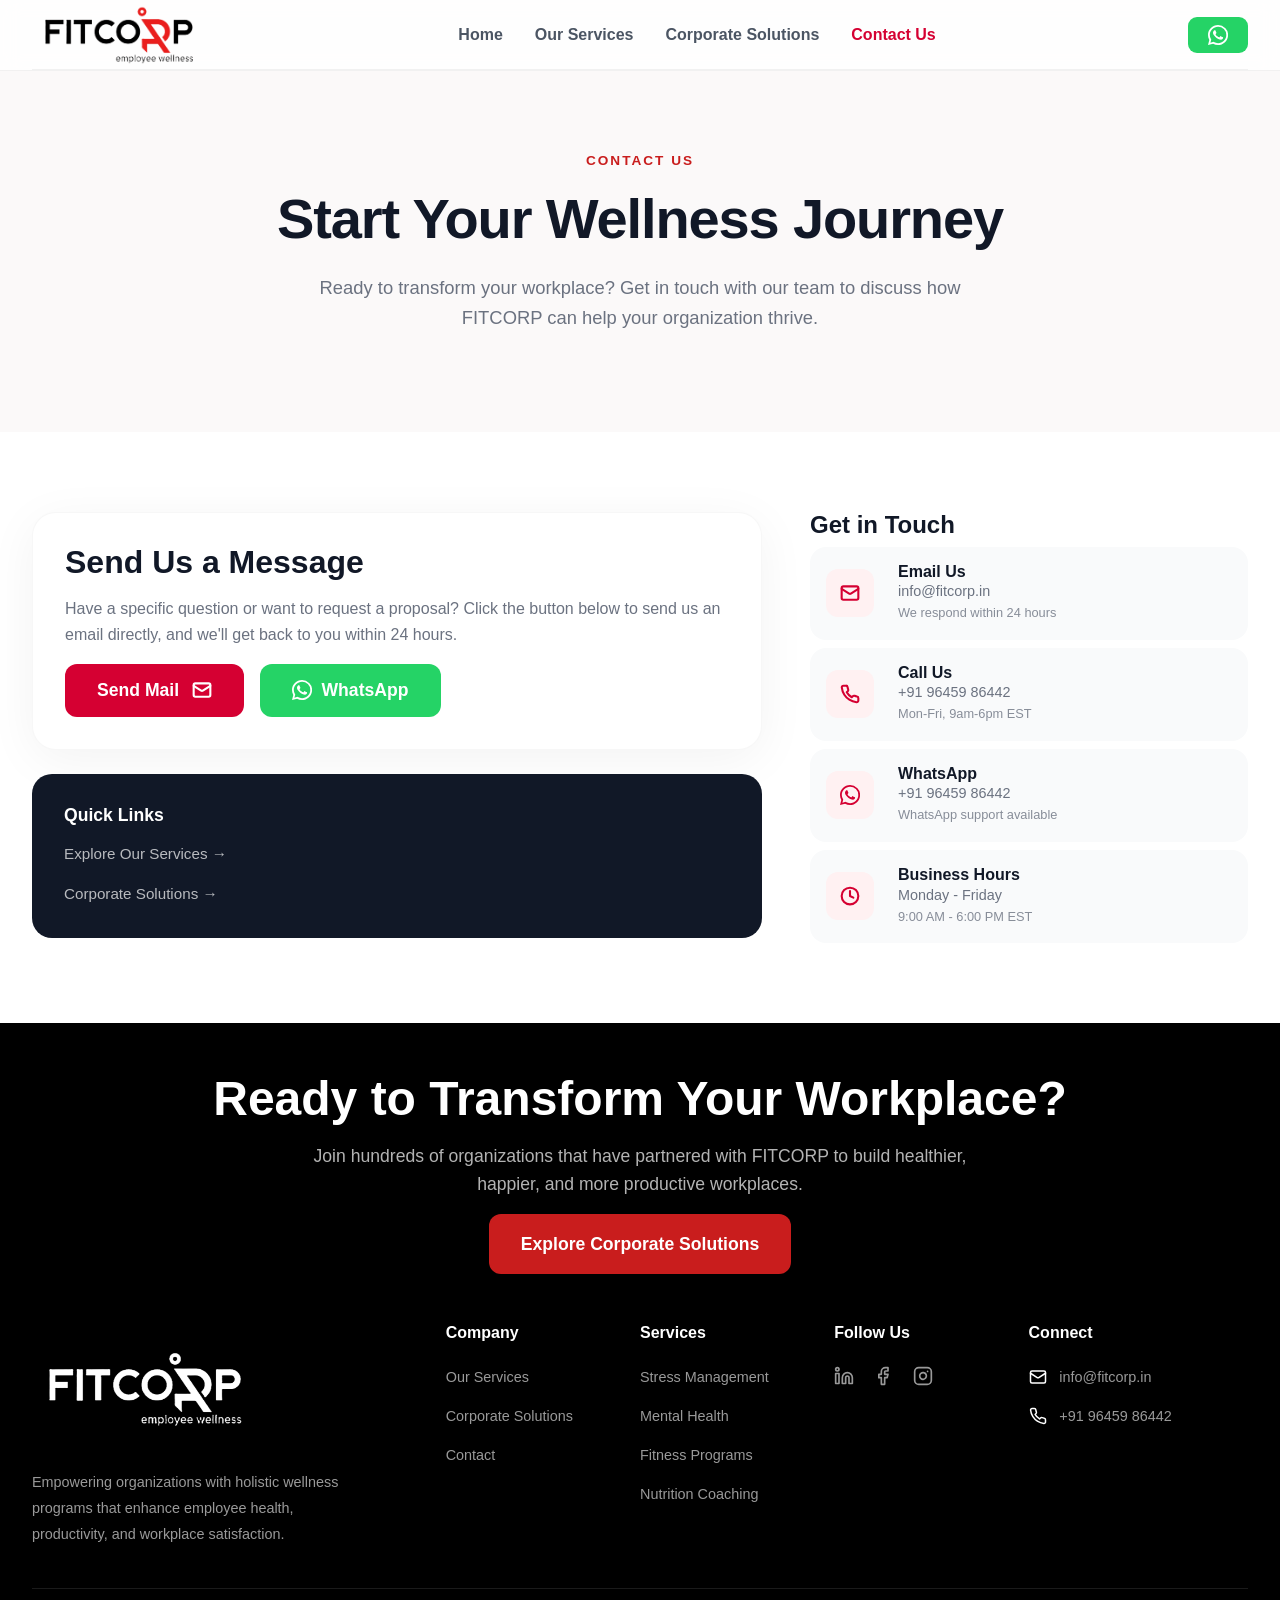
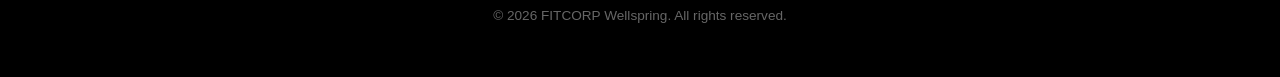
<file: contact.html>
<!DOCTYPE html>
<html lang="en">
<head>
    <meta charset="UTF-8">
    <meta name="viewport" content="width=device-width, initial-scale=1.0">
    <title>Contact Us | FITCORP Wellspring</title>
    <meta name="description" content="Get in touch with FITCORP to discuss your organization's wellness needs.">
    <link rel="preconnect" href="https://rsms.me/">
    <link rel="stylesheet" href="https://rsms.me/inter/inter.css">
    <link rel="stylesheet" href="index.css">
    <style>
        /* Specific styles for Contact page */
        .contact-hero {
  padding: 150px 0px  100px;
            background: #faf8f8d1;
            text-align: center;
            display: flex;
            align-items: center;
            justify-content: center;
            position: relative;
            overflow: hidden;
        }

        .contact-hero .container {
            position: relative;
            z-index: 1;
        }

       

        .contact-hero p {
            max-width: 650px;
            margin: 0 auto;
            font-size: 1.15rem;
            color: #6b7280;
            line-height: 1.6;
            font-weight: 400;
        }

        .contact-section {
            padding: 80px 0;
            background: #ffffff;
        }

        .contact-grid {
            display: grid;
            grid-template-columns: 1.25fr 0.75fr;
            gap: 3rem;
            align-items: flex-start;
        }

        .contact-left {
            display: flex;
            flex-direction: column;
            gap: 1.5rem;
        }

        .message-card {
            background: #ffffff;
            padding: 2rem;
            border-radius: 24px;
            box-shadow: 0 10px 50px rgba(0, 0, 0, 0.05);
            border: 1px solid rgba(0, 0, 0, 0.03);
            text-align: left;
        }

        .message-card h2 {
            font-size: 2rem;
            font-weight: 700;
            margin-bottom: 1rem;
            color: #111827;
        }

        .message-card p {
            color: #6b7280;
            margin-bottom: 1rem;
            font-weight: 400;
        }

        .email-cta-box {
            display: flex;
            flex-direction: column;
            gap: 1.5rem;
        }

        .btn-send-email {
            background: #d50032;
            color: #ffffff;
            padding: 0.8rem 2rem;
            border-radius: 12px;
            font-weight: 600;
            font-size: 1.1rem;
            display: inline-flex;
            align-items: center;
            justify-content: center;
            gap: 0.8rem;
            transition: all 0.3s ease;
            width: fit-content;
        }

        .btn-send-email:hover {
            background: #ab1818;
            transform: translateY(-2px);
            box-shadow: 0 10px 20px rgba(201, 29, 29, 0.2);
        }

        .contact-info-list {
            display: flex;
            flex-direction: column;
            gap: 0.5rem;
        }

        .info-item {
            display: flex;
            align-items: center;
            gap: 1.5rem;
            padding: 1rem;
            background: #f9fafb;
            border-radius: 16px;
            transition: all 0.3s ease;
        }

        .info-item:hover {
            background: #f3f4f6;
            transform: translateX(5px);
        }

        .info-icon {
            width: 48px;
            height: 48px;
            background: #fff1f2;
            color: #d50032;
            border-radius: 12px;
            display: flex;
            align-items: center;
            justify-content: center;
            flex-shrink: 0;
        }

        .info-content h4 {
            font-size: 1rem;
            font-weight: 700;
            /* margin-bottom: 0.2rem; */
            color: #111827;
        }

        .info-content p {
            font-size: 0.9rem;
            color: #6b7280;
            margin: 0;
        }

        .quick-links-card {
            background: #111827;
            padding: 2rem;
            border-radius: 20px;
            color: #ffffff;
        }

        .quick-links-card h4 {
            font-size: 1.1rem;
            font-weight: 600;
            margin-bottom: 1rem;
            color: #ffffff;
        }

        .q-links {
            display: flex;
            flex-direction: column;
            gap: 1rem;
        }

        .q-links a {
            color: rgba(255, 255, 255, 0.7);
            font-size: 0.95rem;
            display: flex;
            align-items: center;
            gap: 0.5rem;
            transition: all 0.3s ease;
        }

        .q-links a:hover {
            color: #ffffff;
            transform: translateX(5px);
        }

        /* Map Section */
        .map-section {
            padding: 80px 0;
            text-align: center;
            background: #fdfdfd;
        }

        .map-wrapper {
            max-width: 1000px;
            margin: 0 auto;
            position: relative;
        }

        .map-placeholder {
            width: 100%;
            height: 150px;
            display: flex;
            flex-direction: column;
            align-items: center;
            justify-content: center;
            color: #9ca3af;
        }

        .map-placeholder svg {
            color: #9ca3af;
            margin-bottom: 1rem;
        }

        /* Final CTA */
        .final-cta {
            background: #000;
            padding: 50px 0 0 0;
            text-align: center;
            color: #ffffff;
        }

        .final-cta h2 {
            font-size: 3rem;
            font-weight: 800;
            margin-bottom: 1rem;
            color: #ffffff;
        }

        .final-cta p {
            color: rgba(255, 255, 255, 0.7);
            max-width: 700px;
            margin: 0 auto 1rem;
            font-size: 1.1rem;
            font-weight: 300;
        }

        .btn-red-cta {
            background: #C91D1D;
            color: #ffffff;
            padding: 1rem 2rem;
            border-radius: 12px;
            font-weight: 600;
            font-size: 1.1rem;
            display: inline-block;
            transition: all 0.3s ease;
        }

        .btn-red-cta:hover {
            background: #ab1818;
            transform: translateY(-2px);
        }

        @media (max-width: 1024px) {
            .contact-grid {
                grid-template-columns: 1fr;
                gap: 2.5rem;
            }
            .contact-hero h1 { font-size: 3rem; }
        }

        @media (max-width: 768px) {
            .contact-hero h1 { font-size: 2.5rem; }
            .message-card { padding: 1.5rem; }
            .contact-section, .map-section { padding: 60px 0; }
        }

        @media (max-width: 480px) {
            .contact-hero { padding: 100px 0 30px; }
            .contact-hero h1 { font-size: 1.8rem; line-height: 1.2; margin-bottom: 0.75rem; }
            .contact-hero p { font-size: 0.9rem; line-height: 1.4; }
            
            .contact-section { padding: 35px 0; }
            .message-card { padding: 1.25rem; border-radius: 16px; }
            .message-card h2 { font-size: 1.45rem; margin-bottom: 0.5rem; }
            .message-card p { font-size: 0.88rem; margin-bottom: 1rem; }
            
            .btn-send-email { 
                width: 100%; 
                font-size: 0.95rem; 
                padding: 0.75rem 1.5rem; 
                border-radius: 10px;
            }

            .email-cta-box .whatsapp-btn {
                width: 100% !important;
                justify-content: center;
                display: flex;
            }

            .quick-links-card { padding: 1.25rem; border-radius: 16px; margin-top: 1rem; }
            .quick-links-card h4 { font-size: 1rem; margin-bottom: 0.75rem; }
            .q-links a { font-size: 0.88rem; gap: 0.4rem; }

            .contact-info-sidebar h3 { font-size: 1.3rem; margin-bottom: 1.25rem; }
            .info-item { gap: 1rem; padding: 0.85rem; border-radius: 12px; }
            .info-icon { width: 40px; height: 40px; border-radius: 10px; }
            .info-icon svg { width: 18px; height: 18px; }
            .info-content h4 { font-size: 0.95rem; }
            .info-content p { font-size: 0.85rem; }

            .final-cta { padding: 40px 0 0; }
            .final-cta h2 { font-size: 1.5rem; }
            .final-cta p { font-size: 0.85rem; margin-bottom: 1.25rem; }
            .btn-red-cta { 
                width: 100%; 
                padding: 0.75rem 1.5rem; 
                font-size: 0.9rem; 
                border-radius: 8px;
                display: block;
            }
        }

        @media (max-width: 360px) {
            .contact-hero h1 { font-size: 1.6rem; }
            .final-cta h2 { font-size: 1.5rem; }
            .info-item { padding: 0.75rem; }
        }
    </style>
</head>
<body>
    <!-- Header -->
    <header>
        <div class="container">
            <nav>
                <a href="index.html" class="logo">
                    <img src="assets/logo.png" alt="FITCORP Logo">
                </a>
                <ul class="nav-links" id="navLinks">
                    <li><a href="index.html">Home</a></li>
                     
                    <li><a href="services.html">Our Services</a></li>
                    <li><a href="corporate-solutions.html">Corporate Solutions</a></li>
                    <li><a href="contact.html" class="active">Contact Us</a></li>
                    <li class="mobile-only"><a href="https://wa.me/919645986442" class="whatsapp-btn">
                        <svg xmlns="http://www.w3.org/2000/svg" width="20" height="20" viewBox="0 0 24 24" fill="currentColor"><path d="M17.472 14.382c-.297-.149-1.758-.867-2.03-.967-.273-.099-.471-.148-.67.15-.197.297-.767.966-.94 1.164-.173.199-.347.223-.644.075-.297-.15-1.255-.463-2.39-1.475-.883-.788-1.48-1.761-1.653-2.059-.173-.297-.018-.458.13-.606.134-.133.298-.347.446-.52.149-.174.198-.298.298-.497.099-.198.05-.371-.025-.52-.075-.149-.669-1.612-.916-2.207-.242-.579-.487-.5-.669-.51-.173-.008-.371-.01-.57-.01-.198 0-.52.074-.792.372-.272.297-1.04 1.016-1.04 2.479 0 1.462 1.065 2.875 1.213 3.074.149.198 2.096 3.2 5.077 4.487.709.306 1.262.489 1.694.625.712.227 1.36.195 1.871.118.571-.085 1.758-.719 2.006-1.413.248-.694.248-1.289.173-1.413-.074-.124-.272-.198-.57-.347m-5.421 7.403h-.004a9.87 9.87 0 01-5.031-1.378l-.361-.214-3.741.982.998-3.648-.235-.374a9.86 9.86 0 01-1.51-5.26c.001-5.45 4.436-9.884 9.888-9.884 2.64 0 5.122 1.03 6.988 2.898a9.825 9.825 0 012.893 6.994c-.003 5.45-4.437 9.884-9.885 9.884m8.413-18.297A11.815 11.815 0 0012.05 0C5.414 0 .018 5.393 0 12.031c0 2.122.541 4.194 1.571 6.042L0 24l6.102-1.601a11.75 11.75 0 005.944 1.601c.002 0 .004 0 .006 0 6.634 0 12.032-5.393 12.034-12.031a11.77 11.77 0 00-3.417-8.481"/></svg>
                        <!-- Connect -->
                    </a></li>
                </ul>
                <div class="menu-btn" id="menuBtn">
                    <svg xmlns="http://www.w3.org/2000/svg" width="24" height="24" viewBox="0 0 24 24" fill="none" stroke="currentColor" stroke-width="2" stroke-linecap="round" stroke-linejoin="round" class="lucide lucide-menu"><line x1="4" x2="20" y1="12" y2="12"/><line x1="4" x2="20" y1="6" y2="6"/><line x1="4" x2="20" y1="18" y2="18"/></svg>
                </div>
                <a href="https://wa.me/919645986442" class="whatsapp-btn">
                    <svg xmlns="http://www.w3.org/2000/svg" width="20" height="20" viewBox="0 0 24 24" fill="currentColor"><path d="M17.472 14.382c-.297-.149-1.758-.867-2.03-.967-.273-.099-.471-.148-.67.15-.197.297-.767.966-.94 1.164-.173.199-.347.223-.644.075-.297-.15-1.255-.463-2.39-1.475-.883-.788-1.48-1.761-1.653-2.059-.173-.297-.018-.458.13-.606.134-.133.298-.347.446-.52.149-.174.198-.298.298-.497.099-.198.05-.371-.025-.52-.075-.149-.669-1.612-.916-2.207-.242-.579-.487-.5-.669-.51-.173-.008-.371-.01-.57-.01-.198 0-.52.074-.792.372-.272.297-1.04 1.016-1.04 2.479 0 1.462 1.065 2.875 1.213 3.074.149.198 2.096 3.2 5.077 4.487.709.306 1.262.489 1.694.625.712.227 1.36.195 1.871.118.571-.085 1.758-.719 2.006-1.413.248-.694.248-1.289.173-1.413-.074-.124-.272-.198-.57-.347m-5.421 7.403h-.004a9.87 9.87 0 01-5.031-1.378l-.361-.214-3.741.982.998-3.648-.235-.374a9.86 9.86 0 01-1.51-5.26c.001-5.45 4.436-9.884 9.888-9.884 2.64 0 5.122 1.03 6.988 2.898a9.825 9.825 0 012.893 6.994c-.003 5.45-4.437 9.884-9.885 9.884m8.413-18.297A11.815 11.815 0 0012.05 0C5.414 0 .018 5.393 0 12.031c0 2.122.541 4.194 1.571 6.042L0 24l6.102-1.601a11.75 11.75 0 005.944 1.601c.002 0 .004 0 .006 0 6.634 0 12.032-5.393 12.034-12.031a11.77 11.77 0 00-3.417-8.481"/></svg>
                    <!-- Connect -->
                </a>
            </nav>
        </div>
    </header>

    <!-- Hero Section -->
    <section class="contact-hero">
        <div class="container">
            <span style="color: #C91D1D; text-transform: uppercase; letter-spacing: 2px; font-weight: 700; font-size: 0.85rem; margin-bottom: 1rem; display: block;">CONTACT US</span>
            <h1 class="hero-h1">Start Your Wellness Journey</h1>
            <p>Ready to transform your workplace? Get in touch with our team to discuss how FITCORP can help your organization thrive.</p>
        </div>
    </section>

    <!-- Contact Content -->
    <section class="contact-section">
        <div class="container">
            <div class="contact-grid">
                <!-- Left: Message Card & Quick Links -->
                <div class="contact-left">
                    <div class="message-card">
                        <h2>Send Us a Message</h2>
                        <p>Have a specific question or want to request a proposal? Click the button below to send us an email directly, and we'll get back to you within 24 hours.</p>
                        
                        <div class="email-cta-box">
                            <div style="display: flex; gap: 1rem; flex-wrap: wrap;">
                                <a href="mailto:info@fitcorp.in?subject=Inquiry from Website" class="btn-send-email">
                                    Send Mail
                                    <svg xmlns="http://www.w3.org/2000/svg" width="20" height="20" viewBox="0 0 24 24" fill="none" stroke="currentColor" stroke-width="2.5" stroke-linecap="round" stroke-linejoin="round" class="lucide lucide-mail"><rect width="20" height="16" x="2" y="4" rx="2"/><path d="m22 7-8.97 5.7a1.94 1.94 0 0 1-2.06 0L2 7"/></svg>
                                </a>
                                <a href="https://wa.me/919645986442" class="whatsapp-btn" style="padding: 0.8rem 2rem; font-size: 1.1rem; border-radius: 12px; font-weight: 600; background-color: #25D366;">
                                    <svg xmlns="http://www.w3.org/2000/svg" width="20" height="20" viewBox="0 0 24 24" fill="currentColor"><path d="M17.472 14.382c-.297-.149-1.758-.867-2.03-.967-.273-.099-.471-.148-.67.15-.197.297-.767.966-.94 1.164-.173.199-.347.223-.644.075-.297-.15-1.255-.463-2.39-1.475-.883-.788-1.48-1.761-1.653-2.059-.173-.297-.018-.458.13-.606.134-.133.298-.347.446-.52.149-.174.198-.298.298-.497.099-.198.05-.371-.025-.52-.075-.149-.669-1.612-.916-2.207-.242-.579-.487-.5-.669-.51-.173-.008-.371-.01-.57-.01-.198 0-.52.074-.792.372-.272.297-1.04 1.016-1.04 2.479 0 1.462 1.065 2.875 1.213 3.074.149.198 2.096 3.2 5.077 4.487.709.306 1.262.489 1.694.625.712.227 1.36.195 1.871.118.571-.085 1.758-.719 2.006-1.413.248-.694.248-1.289.173-1.413-.074-.124-.272-.198-.57-.347m-5.421 7.403h-.004a9.87 9.87 0 01-5.031-1.378l-.361-.214-3.741.982.998-3.648-.235-.374a9.86 9.86 0 01-1.51-5.26c.001-5.45 4.436-9.884 9.888-9.884 2.64 0 5.122 1.03 6.988 2.898a9.825 9.825 0 012.893 6.994c-.003 5.45-4.437 9.884-9.885 9.884m8.413-18.297A11.815 11.815 0 0012.05 0C5.414 0 .018 5.393 0 12.031c0 2.122.541 4.194 1.571 6.042L0 24l6.102-1.601a11.75 11.75 0 005.944 1.601c.002 0 .004 0 .006 0 6.634 0 12.032-5.393 12.034-12.031a11.77 11.77 0 00-3.417-8.481"/></svg>
                                    WhatsApp
                                </a>
                            </div>
                        </div>
                    </div>

                    <div class="quick-links-card">
                        <h4>Quick Links</h4>
                        <div class="q-links">
                            <a href="services.html">Explore Our Services &rarr;</a>
                            <a href="corporate-solutions.html">Corporate Solutions &rarr;</a>
                        </div>
                    </div>
                </div>

                <!-- Right: Contact Info -->
                <div class="contact-info-sidebar">
                    <h3 style="font-size: 1.5rem; font-weight: 700; margin-bottom: 0.5rem; color: #111827;">Get in Touch</h3>
                    <div class="contact-info-list">
                        <div class="info-item">
                            <div class="info-icon">
                                <svg xmlns="http://www.w3.org/2000/svg" width="20" height="20" viewBox="0 0 24 24" fill="none" stroke="currentColor" stroke-width="2.5" stroke-linecap="round" stroke-linejoin="round" class="lucide lucide-mail"><rect width="20" height="16" x="2" y="4" rx="2"/><path d="m22 7-8.97 5.7a1.94 1.94 0 0 1-2.06 0L2 7"/></svg>
                            </div>
                            <div class="info-content">
                                <h4>Email Us</h4>
                                <p>  info@fitcorp.in</p>
                                <p style="font-size: 0.8rem; opacity: 0.8;">We respond within 24 hours</p>
                            </div>
                        </div>

                        <div class="info-item">
                            <div class="info-icon">
                                <svg xmlns="http://www.w3.org/2000/svg" width="20" height="20" viewBox="0 0 24 24" fill="none" stroke="currentColor" stroke-width="2.5" stroke-linecap="round" stroke-linejoin="round" class="lucide lucide-phone"><path d="M22 16.92v3a2 2 0 0 1-2.18 2 19.79 19.79 0 0 1-8.63-3.07 19.5 19.5 0 0 1-6-6 19.79 19.79 0 0 1-3.07-8.67A2 2 0 0 1 4.11 2h3a2 2 0 0 1 2 1.72 12.84 12.84 0 0 0 .7 2.81 2 2 0 0 1-.45 2.11L8.09 9.91a16 16 0 0 0 6 6l1.27-1.27a2 2 0 0 1 2.11-.45 12.84 12.84 0 0 0 2.81.7A2 2 0 0 1 22 16.92z"/></svg>
                            </div>
                            <div class="info-content">
                                <h4>Call Us</h4>
                                <p> +91 96459 86442</p>
                                <p style="font-size: 0.8rem; opacity: 0.8;">Mon-Fri, 9am-6pm EST</p>
                            </div>
                        </div>

                        <div class="info-item">
                            <div class="info-icon" >
                                <svg xmlns="http://www.w3.org/2000/svg" width="20" height="20" viewBox="0 0 24 24" fill="currentColor"><path d="M17.472 14.382c-.297-.149-1.758-.867-2.03-.967-.273-.099-.471-.148-.67.15-.197.297-.767.966-.94 1.164-.173.199-.347.223-.644.075-.297-.15-1.255-.463-2.39-1.475-.883-.788-1.48-1.761-1.653-2.059-.173-.297-.018-.458.13-.606.134-.133.298-.347.446-.52.149-.174.198-.298.298-.497.099-.198.05-.371-.025-.52-.075-.149-.669-1.612-.916-2.207-.242-.579-.487-.5-.669-.51-.173-.008-.371-.01-.57-.01-.198 0-.52.074-.792.372-.272.297-1.04 1.016-1.04 2.479 0 1.462 1.065 2.875 1.213 3.074.149.198 2.096 3.2 5.077 4.487.709.306 1.262.489 1.694.625.712.227 1.36.195 1.871.118.571-.085 1.758-.719 2.006-1.413.248-.694.248-1.289.173-1.413-.074-.124-.272-.198-.57-.347m-5.421 7.403h-.004a9.87 9.87 0 01-5.031-1.378l-.361-.214-3.741.982.998-3.648-.235-.374a9.86 9.86 0 01-1.51-5.26c.001-5.45 4.436-9.884 9.888-9.884 2.64 0 5.122 1.03 6.988 2.898a9.825 9.825 0 012.893 6.994c-.003 5.45-4.437 9.884-9.885 9.884m8.413-18.297A11.815 11.815 0 0012.05 0C5.414 0 .018 5.393 0 12.031c0 2.122.541 4.194 1.571 6.042L0 24l6.102-1.601a11.75 11.75 0 005.944 1.601c.002 0 .004 0 .006 0 6.634 0 12.032-5.393 12.034-12.031a11.77 11.77 0 00-3.417-8.481"/></svg>
                            </div>
                            <div class="info-content">
                                <h4>WhatsApp</h4>
                                <p>+91 96459 86442</p>
                                <p style="font-size: 0.8rem; opacity: 0.8;">WhatsApp support available</p>
                            </div>
                        </div>

                        <div class="info-item">
                            <div class="info-icon">
                                <svg xmlns="http://www.w3.org/2000/svg" width="20" height="20" viewBox="0 0 24 24" fill="none" stroke="currentColor" stroke-width="2.5" stroke-linecap="round" stroke-linejoin="round" class="lucide lucide-clock"><circle cx="12" cy="12" r="10"/><polyline points="12 6 12 12 16 14"/></svg>
                            </div>
                            <div class="info-content">
                                <h4>Business Hours</h4>
                                <p>Monday - Friday</p>
                                <p style="font-size: 0.8rem; opacity: 0.8;">9:00 AM - 6:00 PM EST</p>
                            </div>
                        </div>
                    </div>
                </div>
            </div>
        </div>
    </section>


    <!-- Final CTA -->
    <section class="final-cta">
        <div class="container">
            <h2>Ready to Transform Your Workplace?</h2>
            <p>Join hundreds of organizations that have partnered with FITCORP to build healthier, happier, and more productive workplaces.</p>
            <a href="corporate-solutions.html" class="btn-red-cta">Explore Corporate Solutions</a>
        </div>
    </section>

    <!-- Footer -->
    <footer>
      <div class="container">
        <div class="footer-grid">
          <div class="footer-col-main">
            <div class="footer-logo">
              <img src="assets/logo.png" alt="FITCORP Logo" style="filter: brightness(0) invert(1);">
            </div>
            <p class="footer-desc">
              Empowering organizations with holistic wellness programs that enhance employee health, productivity, and workplace satisfaction.
            </p>
          </div>

          <div class="footer-col">
            <h4>Company</h4>
            <div class="footer-links">
                
              <a href="services.html">Our Services</a>
              <a href="corporate-solutions.html">Corporate Solutions</a>
              <a href="contact.html">Contact</a>
            </div>
          </div>

          <div class="footer-col">
            <h4>Services</h4>
            <div class="footer-links">
              <a href="services.html#stress-management">Stress Management</a>
              <a href="services.html#mental-health">Mental Health</a>
              <a href="services.html#fitness">Fitness Programs</a>
              <a href="services.html#nutrition">Nutrition Coaching</a>
            </div>
          </div>

          <div class="footer-col">
            <h4>Follow Us</h4>
            <div class="social-links">
              <a href="#">
                <svg xmlns="http://www.w3.org/2000/svg" width="20" height="20" viewBox="0 0 24 24" fill="none" stroke="currentColor" stroke-width="2" stroke-linecap="round" stroke-linejoin="round" class="lucide lucide-linkedin"><path d="M16 8a6 6 0 0 1 6 6v7h-4v-7a2 2 0 0 0-2-2 2 2 0 0 0-2 2v7h-4v-7a6 6 0 0 1 6-6z"/><rect width="4" height="12" x="2" y="9"/><circle cx="4" cy="4" r="2"/></svg>
              </a>
               
              <a href="#">
                <svg xmlns="http://www.w3.org/2000/svg" width="20" height="20" viewBox="0 0 24 24" fill="none" stroke="currentColor" stroke-width="2" stroke-linecap="round" stroke-linejoin="round" class="lucide lucide-facebook"><path d="M18 2h-3a5 5 0 0 0-5 5v3H7v4h3v8h4v-8h3l1-4h-4V7a1 1 0 0 1 1-1h3z"/></svg>
              </a>
              <a href="#">
                <svg xmlns="http://www.w3.org/2000/svg" width="20" height="20" viewBox="0 0 24 24" fill="none" stroke="currentColor" stroke-width="2" stroke-linecap="round" stroke-linejoin="round" class="lucide lucide-instagram"><rect width="20" height="20" x="2" y="2" rx="5" ry="5"/><path d="M16 11.37A4 4 0 1 1 12.63 8 4 4 0 0 1 16 11.37z"/><line x1="17.5" x2="17.51" y1="6.5" y2="6.5"/></svg>
              </a>
            </div>
          </div>

          <div class="footer-col">
            <h4>Connect</h4>
            <div class="footer-contact">
              <div class="contact-item">
                <svg xmlns="http://www.w3.org/2000/svg" width="20" height="20" viewBox="0 0 24 24" fill="none" stroke="currentColor" stroke-width="2" stroke-linecap="round" stroke-linejoin="round" class="lucide lucide-mail"><rect width="20" height="16" x="2" y="4" rx="2"/><path d="m22 7-8.97 5.7a1.94 1.94 0 0 1-2.06 0L2 7"/></svg>
                  info@fitcorp.in
              </div>
              <div class="contact-item">
                <svg xmlns="http://www.w3.org/2000/svg" width="20" height="20" viewBox="0 0 24 24" fill="none" stroke="currentColor" stroke-width="2" stroke-linecap="round" stroke-linejoin="round" class="lucide lucide-phone"><path d="M22 16.92v3a2 2 0 0 1-2.18 2 19.79 19.79 0 0 1-8.63-3.07 19.5 19.5 0 0 1-6-6 19.79 19.79 0 0 1-3.07-8.67A2 2 0 0 1 4.11 2h3a2 2 0 0 1 2 1.72 12.84 12.84 0 0 0 .7 2.81 2 2 0 0 1-.45 2.11L8.09 9.91a16 16 0 0 0 6 6l1.27-1.27a2 2 0 0 1 2.11-.45 12.84 12.84 0 0 0 2.81.7A2 2 0 0 1 22 16.92z"/></svg>
                 +91 96459 86442
              </div>
            </div>
          </div>
        </div>

        <div class="footer-bottom">
          <p>© 2026 FITCORP Wellspring. All rights reserved.</p>
        </div>
      </div>
    </footer>
    <script>
        const menuBtn = document.getElementById('menuBtn');
        const navLinks = document.getElementById('navLinks');

        menuBtn.addEventListener('click', () => {
            navLinks.classList.toggle('active');
            document.body.classList.toggle('menu-open');
        });

        // Close menu when clicking outside
        document.addEventListener('click', (e) => {
            if (!menuBtn.contains(e.target) && !navLinks.contains(e.target)) {
                navLinks.classList.remove('active');
                document.body.classList.remove('menu-open');
            }
        });
    </script>
</body>
</html>
</file>
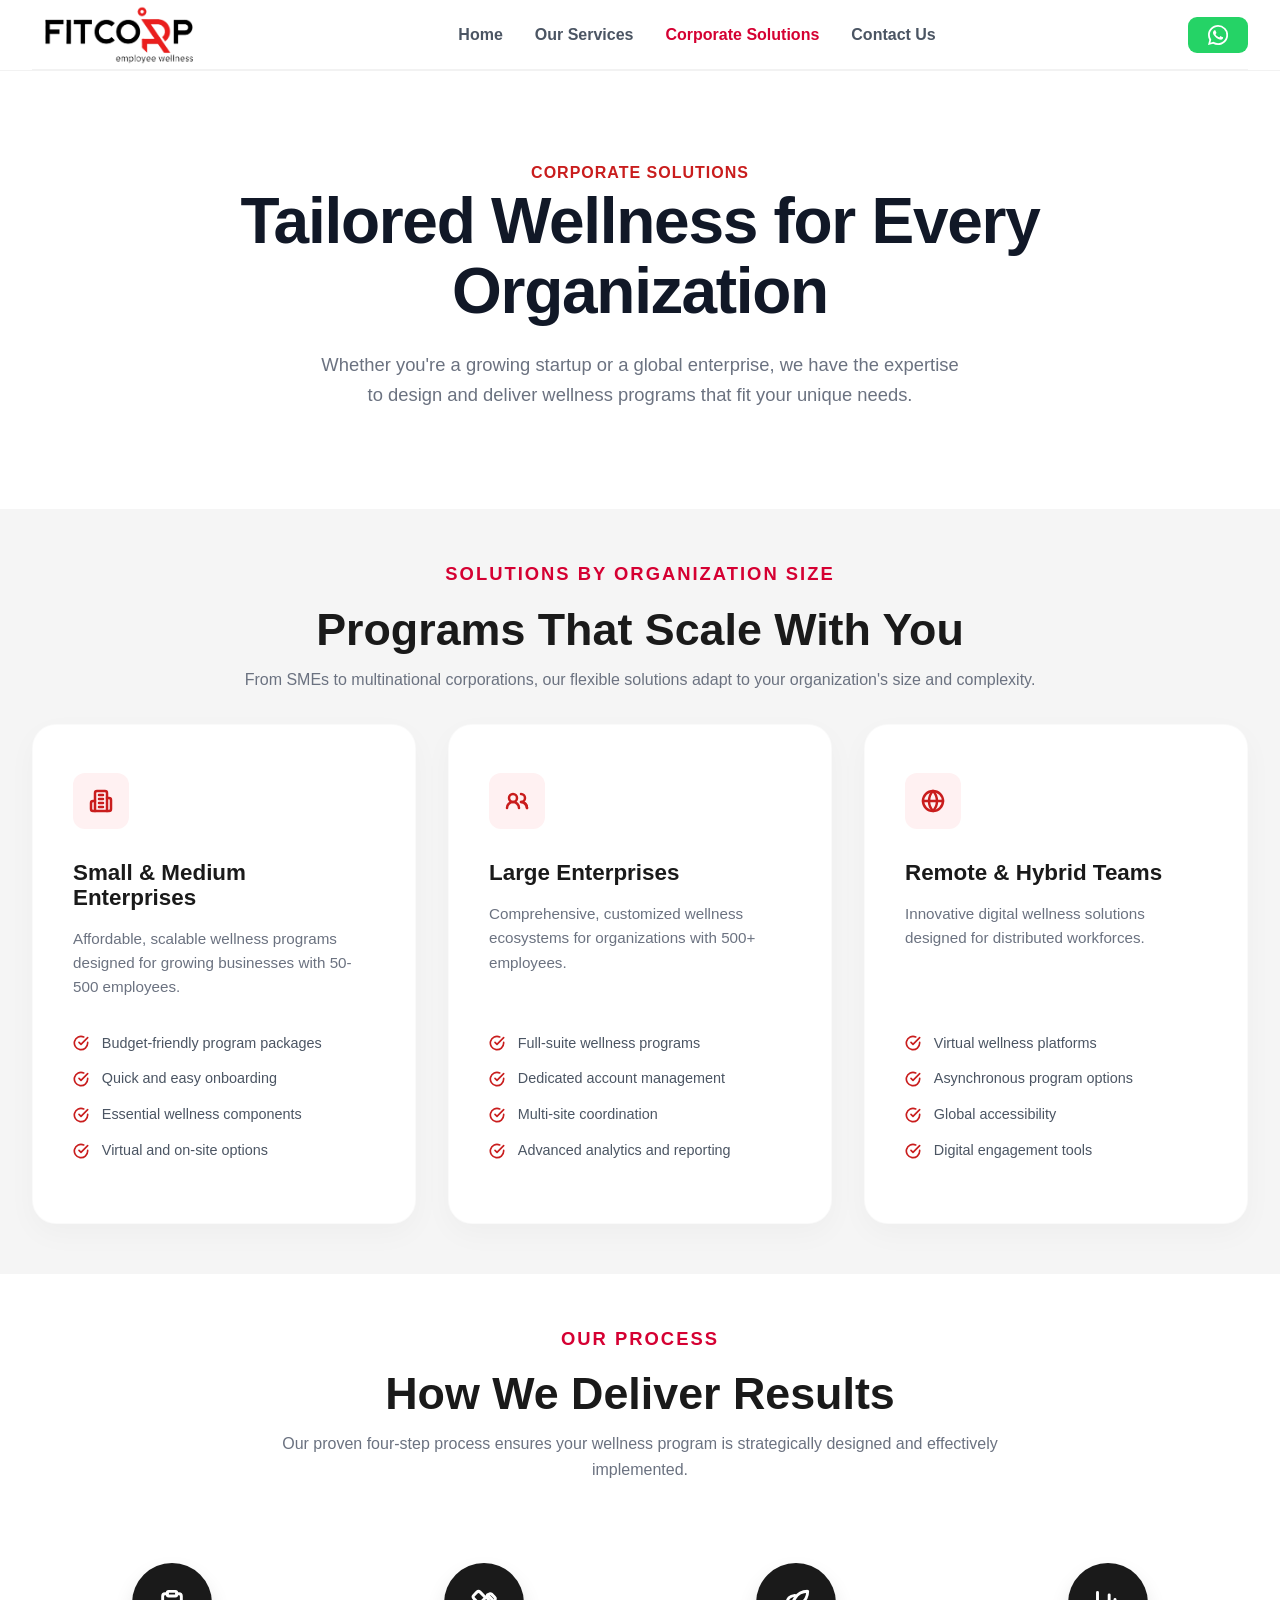
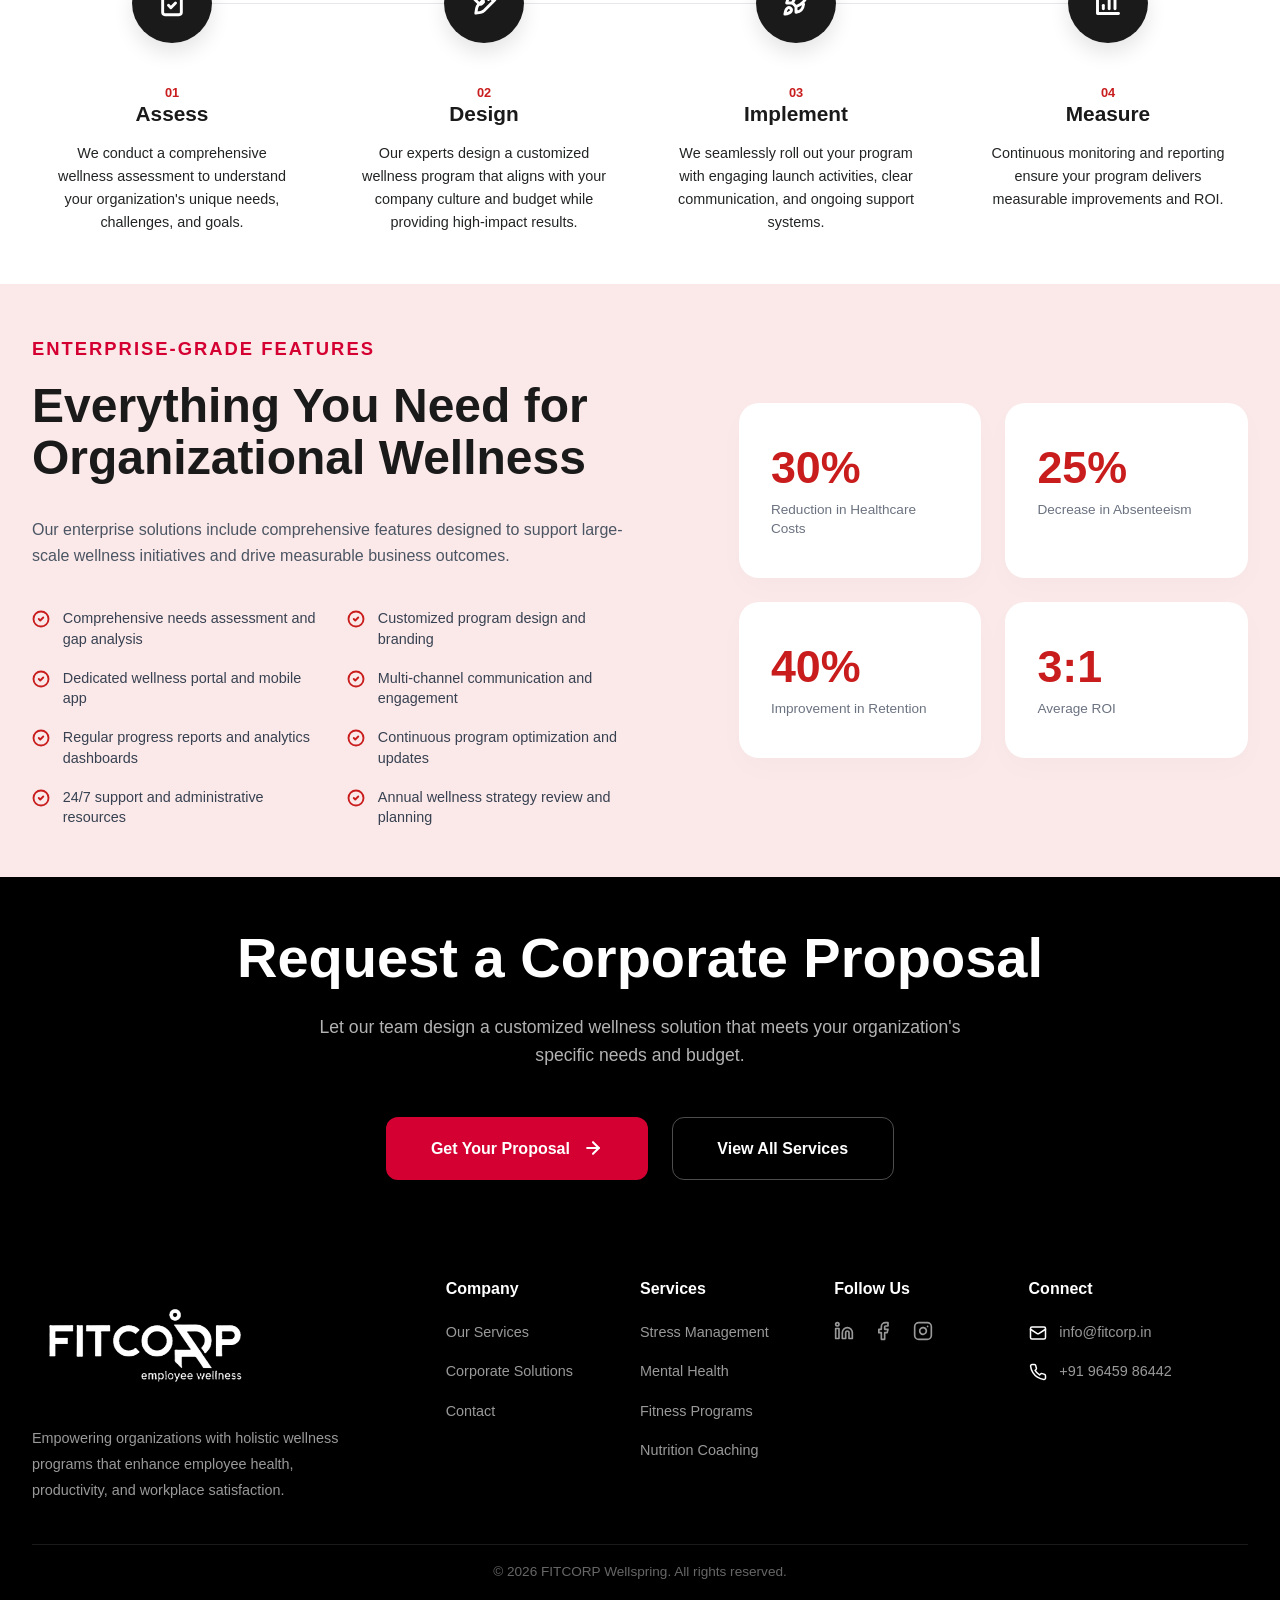
<file: corporate-solutions.html>
<!DOCTYPE html>
<html lang="en">
<head>
    <meta charset="UTF-8">
    <meta name="viewport" content="width=device-width, initial-scale=1.0">
    <title>Corporate Solutions | FITCORP Wellspring</title>
    <meta name="description" content="Tailored wellness programs for every organization size. From SMEs to large enterprises and remote teams.">
    <link rel="preconnect" href="https://rsms.me/">
    <link rel="stylesheet" href="https://rsms.me/inter/inter.css">
    <link rel="stylesheet" href="index.css">
    <style>
        /* Specific styles for Corporate Solutions page to match the image exactly */
        
        .corp-hero {
            padding: 160px 0 100px;
            background: var(--white);
            text-align: center;
        }

        .corp-hero h1 {
            font-size: 4rem;
            max-width: 900px;
            margin: 0 auto 1.5rem;
        }

        .corp-hero p {
            max-width: 650px;
            margin: 0 auto;
            font-size: 1.15rem;
            color: #6b7280;
            line-height: 1.6;
            font-weight: 400;
        }

        .solutions-section {
  padding: 50px 0 50px 0;
            background: #f5f5f5; /* Very light pink/white transition */
        }

        .solutions-grid {
            display: grid;
            grid-template-columns: repeat(3, 1fr);
            gap: 2rem;
            margin-top: 1rem;
        }

        .solution-card {
            background: var(--white);
            padding: 3rem 2.5rem;
            border-radius: 24px;
            box-shadow: 0 10px 30px rgba(0,0,0,0.03);
            transition: var(--transition);
            border: 1px solid rgba(0,0,0,0.02);
            display: flex;
            flex-direction: column;
        }

        .solution-card:hover {
            transform: translateY(-10px);
            box-shadow: 0 20px 40px rgba(0,0,0,0.06);
        }

        .solution-icon-box {
            width: 56px;
            height: 56px;
            border-radius: 12px;
            display: flex;
            align-items: center;
            justify-content: center;
            margin-bottom: 2rem;
        }

        .icon-sme { background: #fff1f2; color: #C91D1D; }
        .icon-large { background: #fff1f2; color: #C91D1D; }
        .icon-remote { background: #fff1f2; color: #C91D1D; }

        .solution-card h3 {
            font-size: 1.4rem;
            font-weight: 700;
            margin-bottom: 1rem;
        }

        .solution-card p {
            font-size: 0.95rem;
            color: #6b7280;
            margin-bottom: 2rem;
            line-height: 1.6;
            font-weight: 300;
        }

        .solution-bullets {
            list-style: none;
            padding: 0;
            margin-top: auto;
        }

        .solution-bullets li {
            font-size: 0.9rem;
            color: #4b5563;
            margin-bottom: 0.8rem;
            display: flex;
            align-items: center;
            gap: 0.8rem;
            font-weight: 400;
        }

        .solution-bullets li svg {
            color: #C91D1D;
            width: 16px;
            height: 16px;
            flex-shrink: 0;
        }

        /* Process Section */
        .process-section {
  padding: 50px 0 50px 0;
            background: var(--white);
            text-align: center;
        }

        .process-grid {
            display: grid;
            grid-template-columns: repeat(4, 1fr);
            gap: 2rem;
            margin-top: 5rem;
            position: relative;
        }

        /* Connected line for process */
        .process-grid::after {
            content: '';
            position: absolute;
            top: 40px;
            left: 10%;
            right: 10%;
            height: 1px;
            background: #e5e7eb;
            z-index: 0;
        }

        .process-item {
            position: relative;
            z-index: 1;
        }

        .process-icon-circle {
            width: 80px;
            height: 80px;
            background: #1a1a1a;
            color: var(--white);
            border-radius: 50%;
            display: flex;
            align-items: center;
            justify-content: center;
            margin: 0 auto 2.5rem;
            box-shadow: 0 10px 20px rgba(0,0,0,0.1);
        }
    

        .process-step-num {
            font-size: 0.8rem;
            font-weight: 700;
            color: #C91D1D;
           
            display: block;
        }
        @media (max-width: 480px){
            .process-step-num{
                margin-bottom: 0.2rem;
                font-size:1rem;
            }
        }

        .process-item h3 {
            font-size: 1.3rem;
            font-weight: 700;
            margin-bottom: 1rem;
        }
        @media (max-width: 480px){
            .process-item h3{
                margin-bottom: 0.1rem;
            }
        }

        .process-item p {
            font-size: 0.9rem;
            color: #232425;
            line-height: 1.6;
            padding: 0 1rem;
            font-weight: 400;
        }
        @media (max-width: 480px){
            .process-item p{
                padding: 0;
            }
        }

        /* Features Section */
        .features-section {
  padding: 50px 0 50px 0;
            background: #FBE9E9; /* Soft pink background */
        }

        .features-grid {
            display: grid;
            grid-template-columns: 1.2fr 1fr;
            gap: 6rem;
            align-items: center;
        }

        .features-content h2 {
            font-size: 3rem;
            margin-bottom: 2rem;
            line-height: 1.1;
        }

        .features-checklist {
            display: grid;
            grid-template-columns: 1fr 1fr;
            gap: 1.2rem;
            margin-top: 2.5rem;
        }

        .feature-check-item {
            display: flex;
            align-items: flex-start;
            gap: 0.8rem;
            font-size: 0.9rem;
            line-height: 1.4;
            color: #374151;
            font-weight: 500;
        }

        .feature-check-item svg {
            color: #C91D1D;
            width: 18px;
            height: 18px;
            flex-shrink: 0;
            margin-top: 2px;
        }

        .features-stats {
            display: grid;
            grid-template-columns: 1fr 1fr;
            gap: 1.5rem;
        }

        .feature-stat-box {
            background: var(--white);
            padding: 2.5rem 2rem;
            border-radius: 20px;
            box-shadow: 0 10px 30px rgba(0,0,0,0.02);
            text-align: left;
        }

        .feature-stat-box h2 {
            font-size: 2.8rem;
            color: #C91D1D;
            margin-bottom: 0.5rem;
            font-weight: 700;
        }

        .feature-stat-box p {
            font-size: 0.85rem;
            color: #6b7280;
            font-weight: 400;
            line-height: 1.4;
        }

        /* Proposal Section */
        .proposal-section {
            background: #000;
  padding: 50px 0 50px 0;
            text-align: center;
            color: var(--white);
        }

        .proposal-section h2 {
            color: var(--white);
            font-size: 3.5rem;
            margin-bottom: 1.5rem;
        }

        .proposal-section p {
            color: rgba(255,255,255,0.7);
            max-width: 700px;
            margin: 0 auto 3rem;
            font-size: 1.1rem;
            font-weight: 300;
        }

        .proposal-btns {
            display: flex;
            justify-content: center;
            gap: 1.5rem;
        }

        .btn-proposal-red {
            background: var(--primary);
            color: var(--white);
            padding: 1.1rem 2.8rem;
            border-radius: 12px;
            font-weight: 600;
            display: inline-flex;
            align-items: center;
            gap: 0.8rem;
            transition: var(--transition);
        }

        .btn-proposal-red:hover {
            background: #b51c22;
            transform: translateY(-2px);
        }

        .btn-proposal-outline {
            border: 1.5px solid rgba(255,255,255,0.3);
            color: var(--white);
            padding: 1.1rem 2.8rem;
            border-radius: 12px;
            font-weight: 600;
            transition: var(--transition);
        }

        .btn-proposal-outline:hover {
            background: rgba(255,255,255,0.1);
            border-color: var(--white);
        }

        /* Nav active state for Corporate Solutions */
        .nav-links li a.active {
            color: var(--primary);
        }

        @media (max-width: 1024px) {
            .solutions-grid { grid-template-columns: 1fr 1fr; }
            .process-grid { grid-template-columns: 1fr 1fr; gap: 3rem; }
            .process-grid::after { display: none; }
            .features-grid { grid-template-columns: 1fr; gap: 4rem; }
            .corp-hero h1 { font-size: 3rem; }
        }

        @media (max-width: 768px) {
            .solutions-grid { grid-template-columns: 1fr; gap: 2rem; }
            .process-grid { grid-template-columns: 1fr; gap: 2.5rem; }
            .features-checklist { grid-template-columns: 1fr;  margin-top: 1rem}
            .features-stats { grid-template-columns: 1fr 1fr; }
            .proposal-btns { flex-direction: column; align-items: center; }
            .corp-hero h1 { font-size: 2.5rem; }
            .feature-stat-box { padding: 1.5rem; }
        }

        @media (max-width: 480px) {
            .corp-hero { padding: 100px 0 30px; }
            .corp-hero h1 { font-size: 1.8rem; line-height: 1.2; margin-bottom: 0.75rem; }
            .corp-hero p { font-size: 0.9rem; line-height: 1.4; }
            
            .solutions-section, .process-section, .features-section, .proposal-section {
                padding: 40px 0;
            }

            .section-header h2 { font-size: 1.6rem !important; }
            .section-header p { font-size: 0.9rem; margin-bottom: 1.1rem; }

            .solution-card { padding: 1.5rem; }
            .solution-icon-box { margin-bottom: 1.25rem; width: 48px; height: 48px; }
            .solution-card h3 { font-size: 1.25rem; }
            .solution-card p { font-size: 0.88rem; margin-bottom: 1.5rem; }
            .solution-bullets li { font-size: 0.85rem; }

            .process-grid { margin-top: 3rem; }
            .process-icon-circle { width: 60px; height: 60px; margin-bottom: 1.5rem; }
            .process-icon-circle svg { width: 22px; height: 22px; }
            .process-item h3 { font-size: 1.2rem; }
            .process-item p { font-size: 0.85rem; }

            .features-content h2 { font-size: 1.8rem; margin-bottom: 1rem; }
            .features-content p { font-size: 0.9rem; }
            .feature-check-item { font-size: 0.85rem; }
            
            .features-stats { grid-template-columns: 1fr; gap: 1rem; margin-top: 0rem; }
            .feature-stat-box { padding: 1.25rem; text-align: center; }
            .feature-stat-box h2 { font-size: 2.22rem; }
            .feature-stat-box p { font-size: 0.8rem; }

            .proposal-section h2 { font-size: 1.5rem; }
            .proposal-section p { font-size: 0.88rem; margin-bottom: 1.5rem; }
            .btn-proposal-red, .btn-proposal-outline {
                width: 100%;
                padding: 0.75rem 1.5rem;
                justify-content: center;
                font-size: 0.9rem;
                display: flex;
                border-radius: 8px;
            }
        }

        @media (max-width: 360px) {
            .corp-hero h1 { font-size: 1.6rem; }
            .feature-stat-box h2 { font-size: 1.8rem; }
            .process-item p { padding: 0; }
        }
    </style>
</head>
<body>
    <!-- Header -->
    <header>
        <div class="container">
            <nav>
                <a href="index.html" class="logo">
                    <img src="assets/logo.png" alt="FITCORP Logo">
                </a>
                <ul class="nav-links" id="navLinks">
                    <li><a href="index.html">Home</a></li>
                     
                    <li><a href="services.html">Our Services</a></li>
                    <li><a href="corporate-solutions.html" class="active">Corporate Solutions</a></li>
                    <li><a href="contact.html">Contact Us</a></li>
                    <li class="mobile-only"><a href="https://wa.me/919645986442" class="whatsapp-btn">
                        <svg xmlns="http://www.w3.org/2000/svg" width="20" height="20" viewBox="0 0 24 24" fill="currentColor"><path d="M17.472 14.382c-.297-.149-1.758-.867-2.03-.967-.273-.099-.471-.148-.67.15-.197.297-.767.966-.94 1.164-.173.199-.347.223-.644.075-.297-.15-1.255-.463-2.39-1.475-.883-.788-1.48-1.761-1.653-2.059-.173-.297-.018-.458.13-.606.134-.133.298-.347.446-.52.149-.174.198-.298.298-.497.099-.198.05-.371-.025-.52-.075-.149-.669-1.612-.916-2.207-.242-.579-.487-.5-.669-.51-.173-.008-.371-.01-.57-.01-.198 0-.52.074-.792.372-.272.297-1.04 1.016-1.04 2.479 0 1.462 1.065 2.875 1.213 3.074.149.198 2.096 3.2 5.077 4.487.709.306 1.262.489 1.694.625.712.227 1.36.195 1.871.118.571-.085 1.758-.719 2.006-1.413.248-.694.248-1.289.173-1.413-.074-.124-.272-.198-.57-.347m-5.421 7.403h-.004a9.87 9.87 0 01-5.031-1.378l-.361-.214-3.741.982.998-3.648-.235-.374a9.86 9.86 0 01-1.51-5.26c.001-5.45 4.436-9.884 9.888-9.884 2.64 0 5.122 1.03 6.988 2.898a9.825 9.825 0 012.893 6.994c-.003 5.45-4.437 9.884-9.885 9.884m8.413-18.297A11.815 11.815 0 0012.05 0C5.414 0 .018 5.393 0 12.031c0 2.122.541 4.194 1.571 6.042L0 24l6.102-1.601a11.75 11.75 0 005.944 1.601c.002 0 .004 0 .006 0 6.634 0 12.032-5.393 12.034-12.031a11.77 11.77 0 00-3.417-8.481"/></svg>
                        <!-- Connect -->
                    </a></li>
                </ul>
                <div class="menu-btn" id="menuBtn">
                    <svg xmlns="http://www.w3.org/2000/svg" width="24" height="24" viewBox="0 0 24 24" fill="none" stroke="currentColor" stroke-width="2" stroke-linecap="round" stroke-linejoin="round" class="lucide lucide-menu"><line x1="4" x2="20" y1="12" y2="12"/><line x1="4" x2="20" y1="6" y2="6"/><line x1="4" x2="20" y1="18" y2="18"/></svg>
                </div>
                <a href="https://wa.me/919645986442" class="whatsapp-btn">
                    <svg xmlns="http://www.w3.org/2000/svg" width="20" height="20" viewBox="0 0 24 24" fill="currentColor"><path d="M17.472 14.382c-.297-.149-1.758-.867-2.03-.967-.273-.099-.471-.148-.67.15-.197.297-.767.966-.94 1.164-.173.199-.347.223-.644.075-.297-.15-1.255-.463-2.39-1.475-.883-.788-1.48-1.761-1.653-2.059-.173-.297-.018-.458.13-.606.134-.133.298-.347.446-.52.149-.174.198-.298.298-.497.099-.198.05-.371-.025-.52-.075-.149-.669-1.612-.916-2.207-.242-.579-.487-.5-.669-.51-.173-.008-.371-.01-.57-.01-.198 0-.52.074-.792.372-.272.297-1.04 1.016-1.04 2.479 0 1.462 1.065 2.875 1.213 3.074.149.198 2.096 3.2 5.077 4.487.709.306 1.262.489 1.694.625.712.227 1.36.195 1.871.118.571-.085 1.758-.719 2.006-1.413.248-.694.248-1.289.173-1.413-.074-.124-.272-.198-.57-.347m-5.421 7.403h-.004a9.87 9.87 0 01-5.031-1.378l-.361-.214-3.741.982.998-3.648-.235-.374a9.86 9.86 0 01-1.51-5.26c.001-5.45 4.436-9.884 9.888-9.884 2.64 0 5.122 1.03 6.988 2.898a9.825 9.825 0 012.893 6.994c-.003 5.45-4.437 9.884-9.885 9.884m8.413-18.297A11.815 11.815 0 0012.05 0C5.414 0 .018 5.393 0 12.031c0 2.122.541 4.194 1.571 6.042L0 24l6.102-1.601a11.75 11.75 0 005.944 1.601c.002 0 .004 0 .006 0 6.634 0 12.032-5.393 12.034-12.031a11.77 11.77 0 00-3.417-8.481"/></svg>
                    <!-- Connect -->
                </a>
            </nav>
        </div>
    </header>

    <!-- Hero Section -->
    <section class="corp-hero">
        <div class="container">
            <span  style="color: #C91D1D; text-transform: uppercase; letter-spacing: 1px; font-weight: 600;">
                Corporate Solutions
            </span>
            <h1 class="hero-h1">Tailored Wellness for Every Organization</h1>
            <p>Whether you're a growing startup or a global enterprise, we have the expertise to design and deliver wellness programs that fit your unique needs.</p>
        </div>
    </section>

    <!-- Solutions Section -->
    <section class="solutions-section">
        <div class="container">
            <div class="section-header">
                <span class="badge">SOLUTIONS BY ORGANIZATION SIZE</span>
                <h2 style="font-size: 2.8rem; font-weight: 700;">Programs That Scale With You</h2>
                <p style="font-weight: 300; color: #6b7280;">From SMEs to multinational corporations, our flexible solutions adapt to your organization's size and complexity.</p>
            </div>

            <div class="solutions-grid">
                <!-- SME -->
                <div class="solution-card">
                    <div class="solution-icon-box icon-sme">
                        <svg xmlns="http://www.w3.org/2000/svg" width="24" height="24" viewBox="0 0 24 24" fill="none" stroke="currentColor" stroke-width="2.5" stroke-linecap="round" stroke-linejoin="round" class="lucide lucide-building-2"><path d="M6 22V4a2 2 0 0 1 2-2h8a2 2 0 0 1 2 2v18Z"/><path d="M6 12H4a2 2 0 0 0-2 2v6a2 2 0 0 0 2 2h2"/><path d="M18 9h2a2 2 0 0 1 2 2v9a2 2 0 0 1-2 2h-2"/><path d="M10 6h4"/><path d="M10 10h4"/><path d="M10 14h4"/><path d="M10 18h4"/></svg>
                    </div>
                    <h3>Small & Medium Enterprises</h3>
                    <p>Affordable, scalable wellness programs designed for growing businesses with 50-500 employees.</p>
                    <ul class="solution-bullets">
                        <li><svg xmlns="http://www.w3.org/2000/svg" width="24" height="24" viewBox="0 0 24 24" fill="none" stroke="currentColor" stroke-width="2.5" stroke-linecap="round" stroke-linejoin="round" class="lucide lucide-circle-check-big"><path d="M22 11.08V12a10 10 0 1 1-5.93-9.14"/><path d="m9 11 3 3L22 4"/></svg> Budget-friendly program packages</li>
                        <li><svg xmlns="http://www.w3.org/2000/svg" width="24" height="24" viewBox="0 0 24 24" fill="none" stroke="currentColor" stroke-width="2.5" stroke-linecap="round" stroke-linejoin="round" class="lucide lucide-circle-check-big"><path d="M22 11.08V12a10 10 0 1 1-5.93-9.14"/><path d="m9 11 3 3L22 4"/></svg> Quick and easy onboarding</li>
                        <li><svg xmlns="http://www.w3.org/2000/svg" width="24" height="24" viewBox="0 0 24 24" fill="none" stroke="currentColor" stroke-width="2.5" stroke-linecap="round" stroke-linejoin="round" class="lucide lucide-circle-check-big"><path d="M22 11.08V12a10 10 0 1 1-5.93-9.14"/><path d="m9 11 3 3L22 4"/></svg> Essential wellness components</li>
                        <li><svg xmlns="http://www.w3.org/2000/svg" width="24" height="24" viewBox="0 0 24 24" fill="none" stroke="currentColor" stroke-width="2.5" stroke-linecap="round" stroke-linejoin="round" class="lucide lucide-circle-check-big"><path d="M22 11.08V12a10 10 0 1 1-5.93-9.14"/><path d="m9 11 3 3L22 4"/></svg> Virtual and on-site options</li>
                    </ul>
                </div>

                <!-- Large Enterprise -->
                <div class="solution-card">
                    <div class="solution-icon-box icon-large">
                        <svg xmlns="http://www.w3.org/2000/svg" width="24" height="24" viewBox="0 0 24 24" fill="none" stroke="currentColor" stroke-width="2.5" stroke-linecap="round" stroke-linejoin="round" class="lucide lucide-users-2"><path d="M14 19a6 6 0 0 0-12 0"/><circle cx="8" cy="9" r="4"/><path d="M22 19a6 6 0 0 0-6-6 4 4 0 1 0 0-8"/><path d="M16 13a6 6 0 0 1 6 6"/></svg>
                    </div>
                    <h3>Large Enterprises</h3>
                    <p>Comprehensive, customized wellness ecosystems for organizations with 500+ employees.</p>
                    <ul class="solution-bullets">
                        <li><svg xmlns="http://www.w3.org/2000/svg" width="24" height="24" viewBox="0 0 24 24" fill="none" stroke="currentColor" stroke-width="2.5" stroke-linecap="round" stroke-linejoin="round" class="lucide lucide-circle-check-big"><path d="M22 11.08V12a10 10 0 1 1-5.93-9.14"/><path d="m9 11 3 3L22 4"/></svg> Full-suite wellness programs</li>
                        <li><svg xmlns="http://www.w3.org/2000/svg" width="24" height="24" viewBox="0 0 24 24" fill="none" stroke="currentColor" stroke-width="2.5" stroke-linecap="round" stroke-linejoin="round" class="lucide lucide-circle-check-big"><path d="M22 11.08V12a10 10 0 1 1-5.93-9.14"/><path d="m9 11 3 3L22 4"/></svg> Dedicated account management</li>
                        <li><svg xmlns="http://www.w3.org/2000/svg" width="24" height="24" viewBox="0 0 24 24" fill="none" stroke="currentColor" stroke-width="2.5" stroke-linecap="round" stroke-linejoin="round" class="lucide lucide-circle-check-big"><path d="M22 11.08V12a10 10 0 1 1-5.93-9.14"/><path d="m9 11 3 3L22 4"/></svg> Multi-site coordination</li>
                        <li><svg xmlns="http://www.w3.org/2000/svg" width="24" height="24" viewBox="0 0 24 24" fill="none" stroke="currentColor" stroke-width="2.5" stroke-linecap="round" stroke-linejoin="round" class="lucide lucide-circle-check-big"><path d="M22 11.08V12a10 10 0 1 1-5.93-9.14"/><path d="m9 11 3 3L22 4"/></svg> Advanced analytics and reporting</li>
                    </ul>
                </div>

                <!-- Remote/Hybrid -->
                <div class="solution-card">
                    <div class="solution-icon-box icon-remote">
                        <svg xmlns="http://www.w3.org/2000/svg" width="24" height="24" viewBox="0 0 24 24" fill="none" stroke="currentColor" stroke-width="2.5" stroke-linecap="round" stroke-linejoin="round" class="lucide lucide-globe"><circle cx="12" cy="12" r="10"/><path d="M12 2a14.5 14.5 0 0 0 0 20 14.5 14.5 0 0 0 0-20"/><path d="M2 12h20"/></svg>
                    </div>
                    <h3>Remote & Hybrid Teams</h3>
                    <p>Innovative digital wellness solutions designed for distributed workforces.</p>
                    <ul class="solution-bullets">
                        <li><svg xmlns="http://www.w3.org/2000/svg" width="24" height="24" viewBox="0 0 24 24" fill="none" stroke="currentColor" stroke-width="2.5" stroke-linecap="round" stroke-linejoin="round" class="lucide lucide-circle-check-big"><path d="M22 11.08V12a10 10 0 1 1-5.93-9.14"/><path d="m9 11 3 3L22 4"/></svg> Virtual wellness platforms</li>
                        <li><svg xmlns="http://www.w3.org/2000/svg" width="24" height="24" viewBox="0 0 24 24" fill="none" stroke="currentColor" stroke-width="2.5" stroke-linecap="round" stroke-linejoin="round" class="lucide lucide-circle-check-big"><path d="M22 11.08V12a10 10 0 1 1-5.93-9.14"/><path d="m9 11 3 3L22 4"/></svg> Asynchronous program options</li>
                        <li><svg xmlns="http://www.w3.org/2000/svg" width="24" height="24" viewBox="0 0 24 24" fill="none" stroke="currentColor" stroke-width="2.5" stroke-linecap="round" stroke-linejoin="round" class="lucide lucide-circle-check-big"><path d="M22 11.08V12a10 10 0 1 1-5.93-9.14"/><path d="m9 11 3 3L22 4"/></svg> Global accessibility</li>
                        <li><svg xmlns="http://www.w3.org/2000/svg" width="24" height="24" viewBox="0 0 24 24" fill="none" stroke="currentColor" stroke-width="2.5" stroke-linecap="round" stroke-linejoin="round" class="lucide lucide-circle-check-big"><path d="M22 11.08V12a10 10 0 1 1-5.93-9.14"/><path d="m9 11 3 3L22 4"/></svg> Digital engagement tools</li>
                    </ul>
                </div>
            </div>
        </div>
    </section>

    <!-- Process Section -->
    <section class="process-section">
        <div class="container">
            <div class="section-header">
                <span class="badge">Our Process</span>
                <h2 style="font-size: 2.8rem; font-weight: 700;">How We Deliver Results</h2>
                <p style="font-weight: 300; color: #6b7280;">Our proven four-step process ensures your wellness program is strategically designed and effectively implemented.</p>
            </div>

            <div class="process-grid">
                <!-- Step 1 -->
                <div class="process-item">
                    <div class="process-icon-circle">
                        <svg xmlns="http://www.w3.org/2000/svg" width="28" height="28" viewBox="0 0 24 24" fill="none" stroke="currentColor" stroke-width="2.5" stroke-linecap="round" stroke-linejoin="round" class="lucide lucide-clipboard-check"><rect width="8" height="4" x="8" y="2" rx="1" ry="1"/><path d="M16 4h2a2 2 0 0 1 2 2v14a2 2 0 0 1-2 2H6a2 2 0 0 1-2-2V6a2 2 0 0 1 2-2h2"/><path d="m9 14 2 2 4-4"/></svg>
                    </div>
                    <span class="process-step-num">01</span>
                    <h3>Assess</h3>
                    <p>We conduct a comprehensive wellness assessment to understand your organization's unique needs, challenges, and goals.</p>
                </div>

                <!-- Step 2 -->
                <div class="process-item">
                    <div class="process-icon-circle">
                        <svg xmlns="http://www.w3.org/2000/svg" width="28" height="28" viewBox="0 0 24 24" fill="none" stroke="currentColor" stroke-width="2.5" stroke-linecap="round" stroke-linejoin="round" class="lucide lucide-pencil-ruler"><path d="m15 5 4 4"/><path d="M13 7 8.7 2.7a2 2 0 0 0-2.8 0L3.3 5.3a2 2 0 0 0 0 2.8L7.6 12.4a2 2 0 0 0 2.8 0l1.2-1.2"/><path d="m14 7 1.9 1.9"/><path d="M18.5 4.4 21 6.9a2 2 0 0 1 0 2.8l-8.8 8.8c-.8.8-1.9 1.3-3 1.5l-4.2.7.7-4.2c.2-1.1.7-2.2 1.5-3l8.8-8.8a2 2 0 0 1 2.8 0Z"/></svg>
                    </div>
                    <span class="process-step-num">02</span>
                    <h3>Design</h3>
                    <p>Our experts design a customized wellness program that aligns with your company culture and budget while providing high-impact results.</p>
                </div>

                <!-- Step 3 -->
                <div class="process-item">
                    <div class="process-icon-circle">
                        <svg xmlns="http://www.w3.org/2000/svg" width="28" height="28" viewBox="0 0 24 24" fill="none" stroke="currentColor" stroke-width="2.5" stroke-linecap="round" stroke-linejoin="round" class="lucide lucide-rocket"><path d="M4.5 16.5c-1.5 1.26-2 5-2 5s3.74-.5 5-2c.71-.84.7-2.13-.09-2.91a2.18 2.18 0 0 0-2.91-.09z"/><path d="m12 15-3-3a22 22 0 0 1 2-3.95A12.88 12.88 0 0 1 22 2c0 2.72-.78 7.5-6 11a22.35 22.35 0 0 1-4 2z"/><path d="M9 12H4s.55-3.03 2-4.5c1.62-1.63 5-2 5-2"/><path d="M12 15v5s3.03-.55 4.5-2c1.63-1.62 2-5 2-5"/></svg>
                    </div>
                    <span class="process-step-num">03</span>
                    <h3>Implement</h3>
                    <p>We seamlessly roll out your program with engaging launch activities, clear communication, and ongoing support systems.</p>
                </div>

                <!-- Step 4 -->
                <div class="process-item">
                    <div class="process-icon-circle">
                        <svg xmlns="http://www.w3.org/2000/svg" width="28" height="28" viewBox="0 0 24 24" fill="none" stroke="currentColor" stroke-width="2.5" stroke-linecap="round" stroke-linejoin="round" class="lucide lucide-bar-chart-3"><path d="M3 3v18h18"/><path d="M18 17V9"/><path d="M13 17V5"/><path d="M8 17v-3"/></svg>
                    </div>
                    <span class="process-step-num">04</span>
                    <h3>Measure</h3>
                    <p>Continuous monitoring and reporting ensure your program delivers measurable improvements and ROI.</p>
                </div>
            </div>
        </div>
    </section>

    <!-- Features Section -->
    <section class="features-section">
        <div class="container">
            <div class="features-grid">
                <div class="features-content">
                    <span class="badge">Enterprise-Grade Features</span>
                    <h2>Everything You Need for Organizational Wellness</h2>
                    <p style="font-weight: 300; color: #4b5563; line-height: 1.6;">Our enterprise solutions include comprehensive features designed to support large-scale wellness initiatives and drive measurable business outcomes.</p>
                    
                    <div class="features-checklist">
                        <div class="feature-check-item">
                            <svg xmlns="http://www.w3.org/2000/svg" width="20" height="20" viewBox="0 0 24 24" fill="none" stroke="currentColor" stroke-width="2.5" stroke-linecap="round" stroke-linejoin="round" class="lucide lucide-circle-check"><circle cx="12" cy="12" r="10"/><path d="m9 12 2 2 4-4"/></svg>
                            Comprehensive needs assessment and gap analysis
                        </div>
                        <div class="feature-check-item">
                            <svg xmlns="http://www.w3.org/2000/svg" width="20" height="20" viewBox="0 0 24 24" fill="none" stroke="currentColor" stroke-width="2.5" stroke-linecap="round" stroke-linejoin="round" class="lucide lucide-circle-check"><circle cx="12" cy="12" r="10"/><path d="m9 12 2 2 4-4"/></svg>
                            Customized program design and branding
                        </div>
                        <div class="feature-check-item">
                            <svg xmlns="http://www.w3.org/2000/svg" width="20" height="20" viewBox="0 0 24 24" fill="none" stroke="currentColor" stroke-width="2.5" stroke-linecap="round" stroke-linejoin="round" class="lucide lucide-circle-check"><circle cx="12" cy="12" r="10"/><path d="m9 12 2 2 4-4"/></svg>
                            Dedicated wellness portal and mobile app
                        </div>
                        <div class="feature-check-item">
                            <svg xmlns="http://www.w3.org/2000/svg" width="20" height="20" viewBox="0 0 24 24" fill="none" stroke="currentColor" stroke-width="2.5" stroke-linecap="round" stroke-linejoin="round" class="lucide lucide-circle-check"><circle cx="12" cy="12" r="10"/><path d="m9 12 2 2 4-4"/></svg>
                            Multi-channel communication and engagement
                        </div>
                        <div class="feature-check-item">
                            <svg xmlns="http://www.w3.org/2000/svg" width="20" height="20" viewBox="0 0 24 24" fill="none" stroke="currentColor" stroke-width="2.5" stroke-linecap="round" stroke-linejoin="round" class="lucide lucide-circle-check"><circle cx="12" cy="12" r="10"/><path d="m9 12 2 2 4-4"/></svg>
                            Regular progress reports and analytics dashboards
                        </div>
                        <div class="feature-check-item">
                            <svg xmlns="http://www.w3.org/2000/svg" width="20" height="20" viewBox="0 0 24 24" fill="none" stroke="currentColor" stroke-width="2.5" stroke-linecap="round" stroke-linejoin="round" class="lucide lucide-circle-check"><circle cx="12" cy="12" r="10"/><path d="m9 12 2 2 4-4"/></svg>
                            Continuous program optimization and updates
                        </div>
                        <div class="feature-check-item">
                            <svg xmlns="http://www.w3.org/2000/svg" width="20" height="20" viewBox="0 0 24 24" fill="none" stroke="currentColor" stroke-width="2.5" stroke-linecap="round" stroke-linejoin="round" class="lucide lucide-circle-check"><circle cx="12" cy="12" r="10"/><path d="m9 12 2 2 4-4"/></svg>
                            24/7 support and administrative resources
                        </div>
                        <div class="feature-check-item">
                            <svg xmlns="http://www.w3.org/2000/svg" width="20" height="20" viewBox="0 0 24 24" fill="none" stroke="currentColor" stroke-width="2.5" stroke-linecap="round" stroke-linejoin="round" class="lucide lucide-circle-check"><circle cx="12" cy="12" r="10"/><path d="m9 12 2 2 4-4"/></svg>
                            Annual wellness strategy review and planning
                        </div>
                    </div>
                </div>

                <div class="features-stats">
                    <div class="feature-stat-box">
                        <h2>30%</h2>
                        <p>Reduction in Healthcare Costs</p>
                    </div>
                    <div class="feature-stat-box">
                        <h2>25%</h2>
                        <p>Decrease in Absenteeism</p>
                    </div>
                    <div class="feature-stat-box">
                        <h2>40%</h2>
                        <p>Improvement in Retention</p>
                    </div>
                    <div class="feature-stat-box">
                        <h2>3:1</h2>
                        <p>Average ROI</p>
                    </div>
                </div>
            </div>
        </div>
    </section>

    <!-- Proposal Section -->
    <section class="proposal-section">
        <div class="container">
            <h2>Request a Corporate Proposal</h2>
            <p>Let our team design a customized wellness solution that meets your organization's specific needs and budget.</p>
            <div class="proposal-btns">
                <a href="contact.html" class="btn-proposal-red">
                    Get Your Proposal
                    <svg xmlns="http://www.w3.org/2000/svg" width="20" height="20" viewBox="0 0 24 24" fill="none" stroke="currentColor" stroke-width="2.5" stroke-linecap="round" stroke-linejoin="round" class="lucide lucide-arrow-right"><path d="M5 12h14"/><path d="m12 5 7 7-7 7"/></svg>
                </a>
                <a href="services.html" class="btn-proposal-outline">View All Services</a>
            </div>
        </div>
    </section>

    <!-- Footer -->
    <footer>
      <div class="container">
        <div class="footer-grid">
          <div class="footer-col-main">
            <div class="footer-logo">
              <img src="assets/logo.png" alt="FITCORP Logo" style="filter: brightness(0) invert(1);">
            </div>
            <p class="footer-desc">
              Empowering organizations with holistic wellness programs that enhance employee health, productivity, and workplace satisfaction.
            </p>
          </div>

          <div class="footer-col">
            <h4>Company</h4>
            <div class="footer-links">
                
              <a href="services.html">Our Services</a>
              <a href="corporate-solutions.html">Corporate Solutions</a>
              <a href="contact.html">Contact</a>
            </div>
          </div>

          <div class="footer-col">
            <h4>Services</h4>
            <div class="footer-links">
              <a href="services.html#stress-management">Stress Management</a>
              <a href="services.html#mental-health">Mental Health</a>
              <a href="services.html#fitness">Fitness Programs</a>
              <a href="services.html#nutrition">Nutrition Coaching</a>
            </div>
          </div>

          <div class="footer-col">
            <h4>Follow Us</h4>
            <div class="social-links">
              <a href="#">
                <svg xmlns="http://www.w3.org/2000/svg" width="20" height="20" viewBox="0 0 24 24" fill="none" stroke="currentColor" stroke-width="2" stroke-linecap="round" stroke-linejoin="round" class="lucide lucide-linkedin"><path d="M16 8a6 6 0 0 1 6 6v7h-4v-7a2 2 0 0 0-2-2 2 2 0 0 0-2 2v7h-4v-7a6 6 0 0 1 6-6z"/><rect width="4" height="12" x="2" y="9"/><circle cx="4" cy="4" r="2"/></svg>
              </a>
               
              <a href="#">
                <svg xmlns="http://www.w3.org/2000/svg" width="20" height="20" viewBox="0 0 24 24" fill="none" stroke="currentColor" stroke-width="2" stroke-linecap="round" stroke-linejoin="round" class="lucide lucide-facebook"><path d="M18 2h-3a5 5 0 0 0-5 5v3H7v4h3v8h4v-8h3l1-4h-4V7a1 1 0 0 1 1-1h3z"/></svg>
              </a>
              <a href="#">
                <svg xmlns="http://www.w3.org/2000/svg" width="20" height="20" viewBox="0 0 24 24" fill="none" stroke="currentColor" stroke-width="2" stroke-linecap="round" stroke-linejoin="round" class="lucide lucide-instagram"><rect width="20" height="20" x="2" y="2" rx="5" ry="5"/><path d="M16 11.37A4 4 0 1 1 12.63 8 4 4 0 0 1 16 11.37z"/><line x1="17.5" x2="17.51" y1="6.5" y2="6.5"/></svg>
              </a>
            </div>
          </div>

          <div class="footer-col">
            <h4>Connect</h4>
            <div class="footer-contact">
              <div class="contact-item">
                <svg xmlns="http://www.w3.org/2000/svg" width="20" height="20" viewBox="0 0 24 24" fill="none" stroke="currentColor" stroke-width="2" stroke-linecap="round" stroke-linejoin="round" class="lucide lucide-mail"><rect width="20" height="16" x="2" y="4" rx="2"/><path d="m22 7-8.97 5.7a1.94 1.94 0 0 1-2.06 0L2 7"/></svg>
                  info@fitcorp.in
              </div>
              <div class="contact-item">
                <svg xmlns="http://www.w3.org/2000/svg" width="20" height="20" viewBox="0 0 24 24" fill="none" stroke="currentColor" stroke-width="2" stroke-linecap="round" stroke-linejoin="round" class="lucide lucide-phone"><path d="M22 16.92v3a2 2 0 0 1-2.18 2 19.79 19.79 0 0 1-8.63-3.07 19.5 19.5 0 0 1-6-6 19.79 19.79 0 0 1-3.07-8.67A2 2 0 0 1 4.11 2h3a2 2 0 0 1 2 1.72 12.84 12.84 0 0 0 .7 2.81 2 2 0 0 1-.45 2.11L8.09 9.91a16 16 0 0 0 6 6l1.27-1.27a2 2 0 0 1 2.11-.45 12.84 12.84 0 0 0 2.81.7A2 2 0 0 1 22 16.92z"/></svg>
                 +91 96459 86442
              </div>
            </div>
          </div>
        </div>

        <div class="footer-bottom">
          <p>© 2026 FITCORP Wellspring. All rights reserved.</p>
        </div>
      </div>
    </footer>
    <script>
        const menuBtn = document.getElementById('menuBtn');
        const navLinks = document.getElementById('navLinks');

        menuBtn.addEventListener('click', () => {
            navLinks.classList.toggle('active');
            document.body.classList.toggle('menu-open');
        });

        // Close menu when clicking outside
        document.addEventListener('click', (e) => {
            if (!menuBtn.contains(e.target) && !navLinks.contains(e.target)) {
                navLinks.classList.remove('active');
                document.body.classList.remove('menu-open');
            }
        });
    </script>
</body>
</html>
</file>
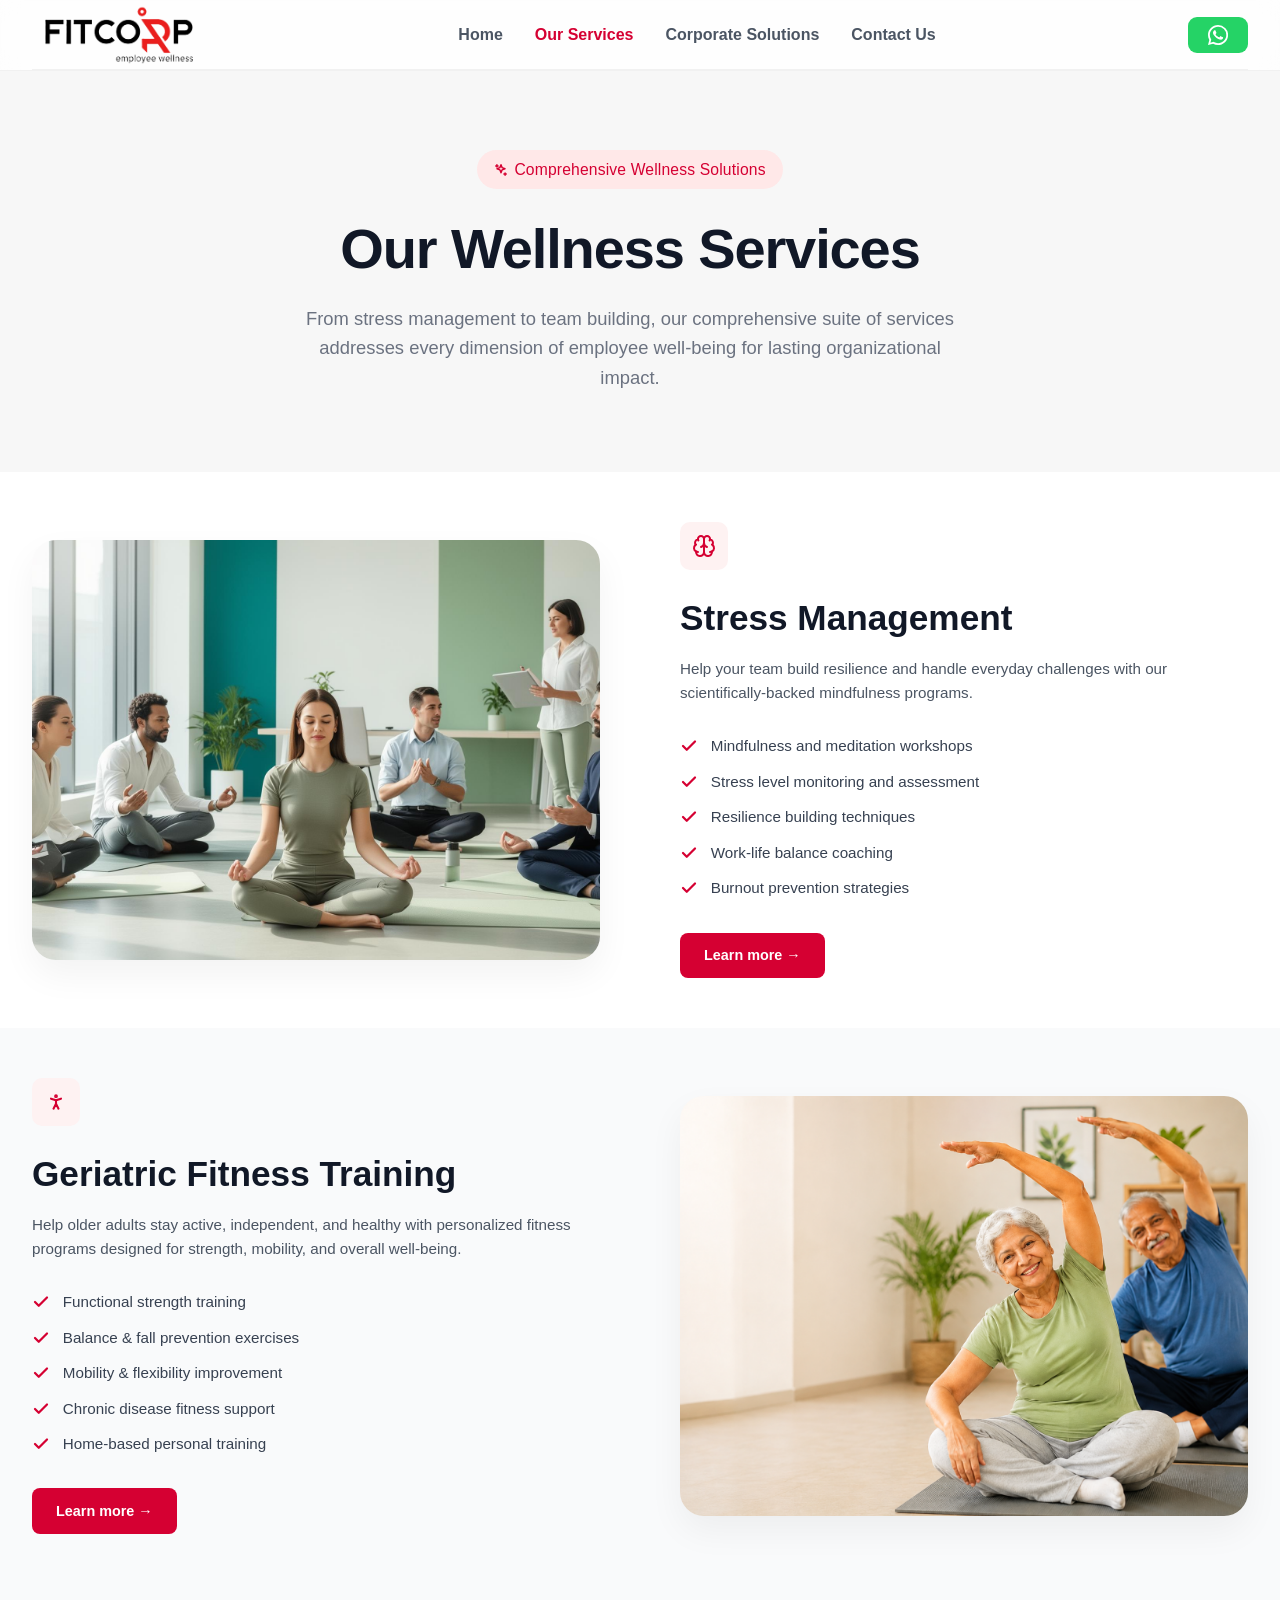
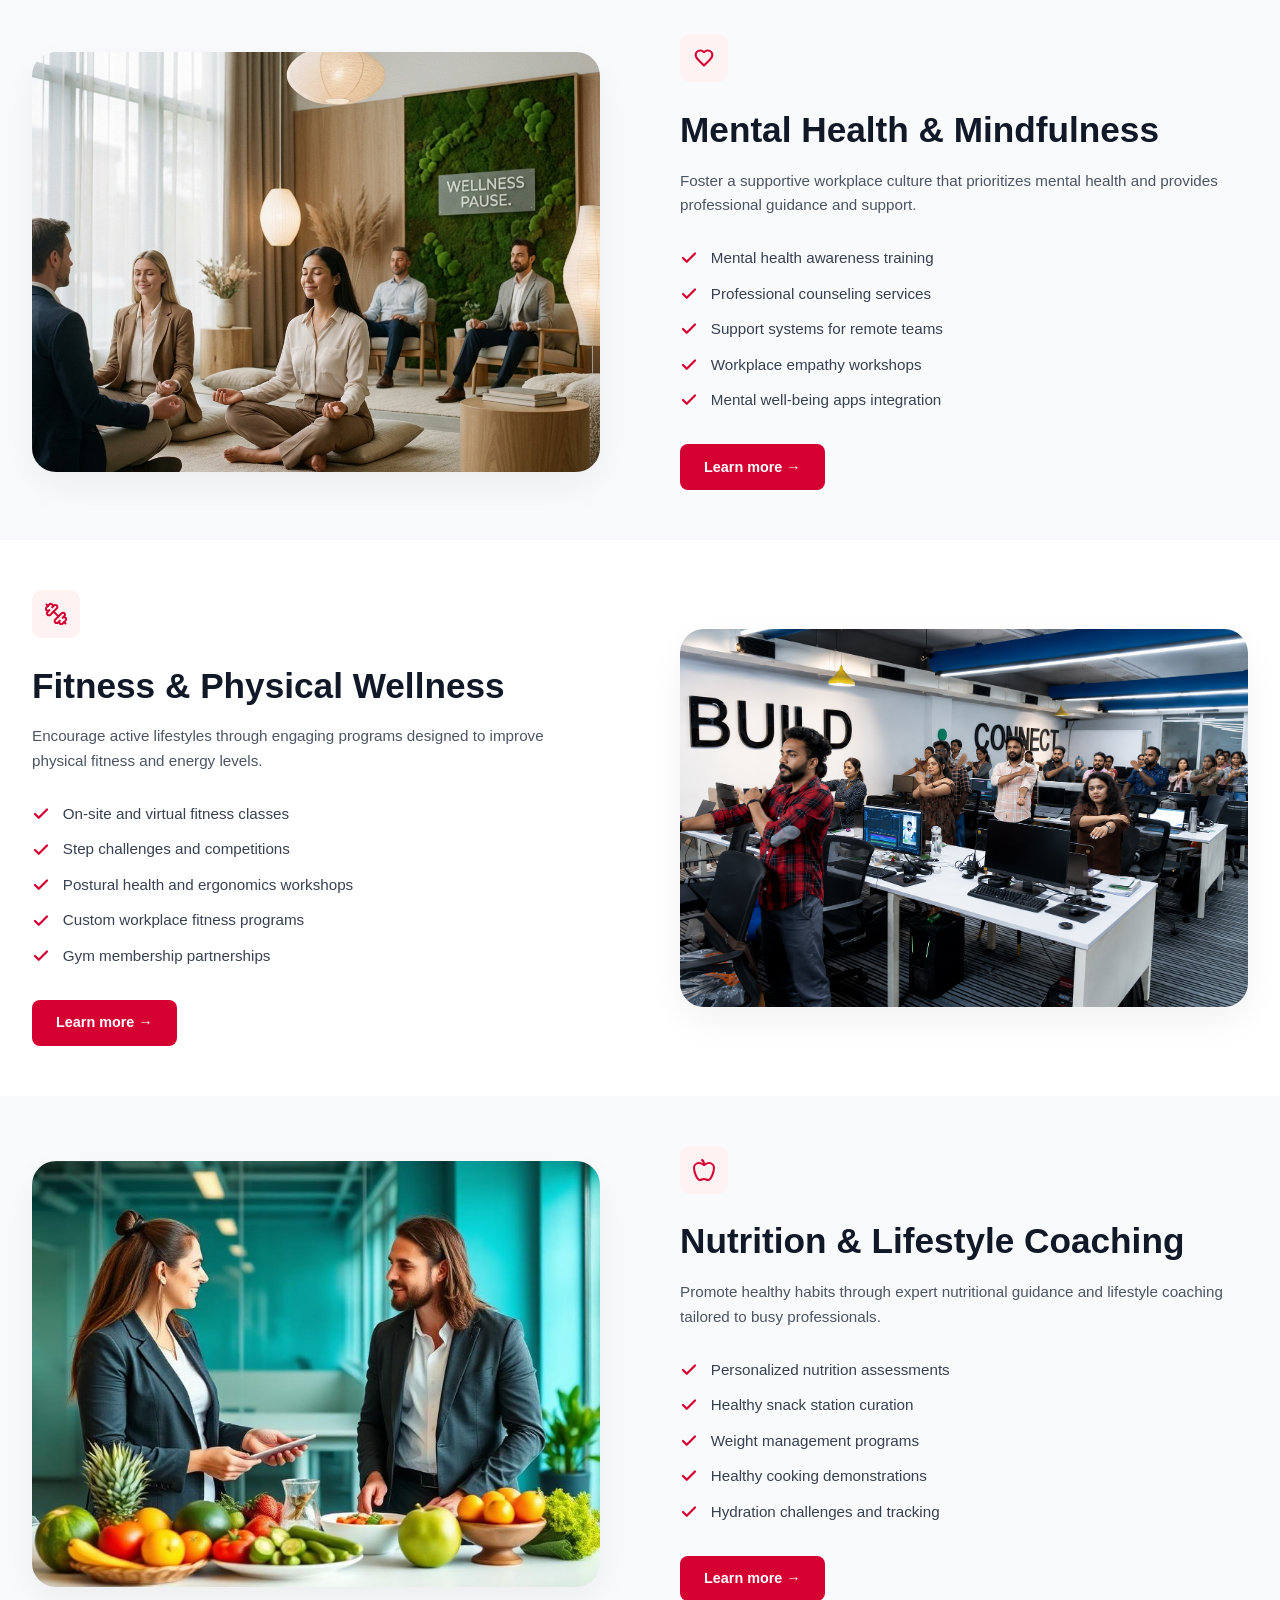
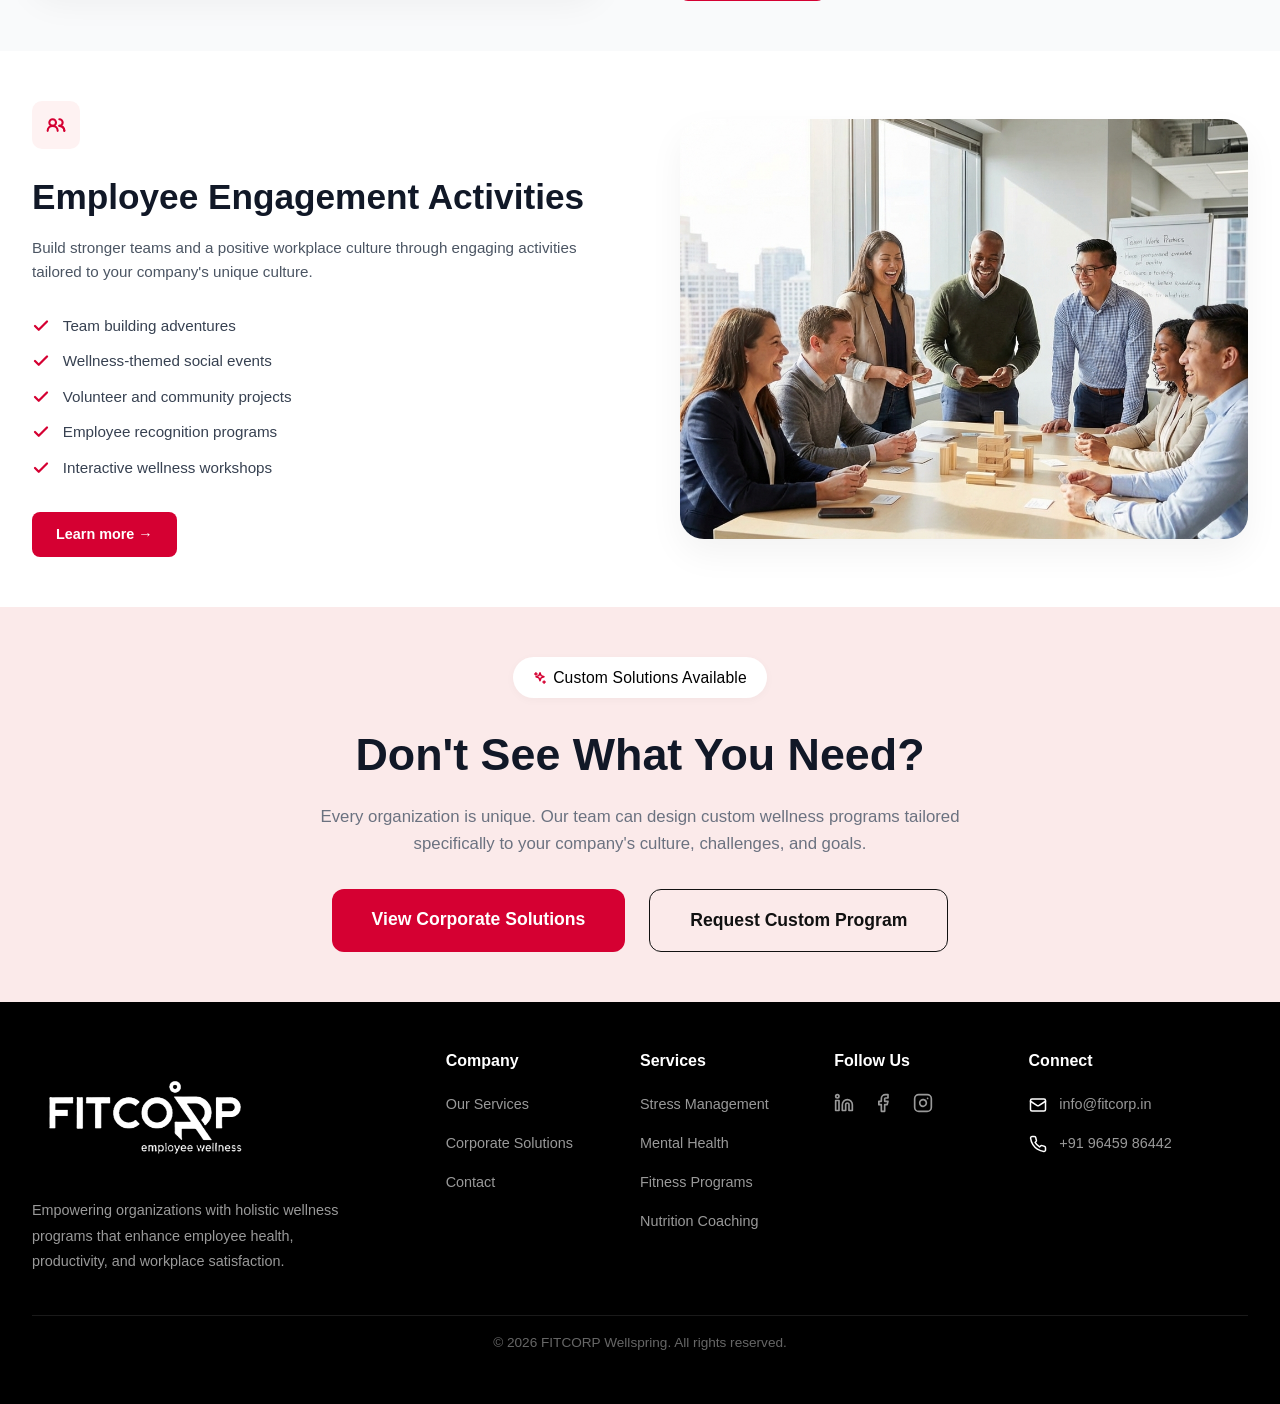
<file: services.html>
<!doctype html>
<html lang="en">
  <head>
    <meta charset="UTF-8" />
    <meta name="viewport" content="width=device-width, initial-scale=1.0" />
    <title>Our Services | FITCORP Wellspring</title>
    <meta
      name="description"
      content="Explore our comprehensive corporate wellness services, from stress management to fitness programs and mental health support."
    />
    <link rel="preconnect" href="https://rsms.me/" />
    <link rel="stylesheet" href="https://rsms.me/inter/inter.css" />
    <link rel="stylesheet" href="index.css" />
  </head>
  <body>
    <!-- Header -->
    <header>
      <div class="container">
        <nav>
          <a href="index.html" class="logo">
            <img src="assets/logo.png" alt="FITCORP Logo" />
          </a>
          <ul class="nav-links" id="navLinks">
            <li><a href="index.html">Home</a></li>

            <li><a href="services.html" class="active">Our Services</a></li>
            <li><a href="corporate-solutions.html">Corporate Solutions</a></li>
            <li><a href="contact.html">Contact Us</a></li>
            <li class="mobile-only">
              <a href="https://wa.me/919645986442" class="whatsapp-btn">
                <svg
                  xmlns="http://www.w3.org/2000/svg"
                  width="20"
                  height="20"
                  viewBox="0 0 24 24"
                  fill="currentColor"
                >
                  <path
                    d="M17.472 14.382c-.297-.149-1.758-.867-2.03-.967-.273-.099-.471-.148-.67.15-.197.297-.767.966-.94 1.164-.173.199-.347.223-.644.075-.297-.15-1.255-.463-2.39-1.475-.883-.788-1.48-1.761-1.653-2.059-.173-.297-.018-.458.13-.606.134-.133.298-.347.446-.52.149-.174.198-.298.298-.497.099-.198.05-.371-.025-.52-.075-.149-.669-1.612-.916-2.207-.242-.579-.487-.5-.669-.51-.173-.008-.371-.01-.57-.01-.198 0-.52.074-.792.372-.272.297-1.04 1.016-1.04 2.479 0 1.462 1.065 2.875 1.213 3.074.149.198 2.096 3.2 5.077 4.487.709.306 1.262.489 1.694.625.712.227 1.36.195 1.871.118.571-.085 1.758-.719 2.006-1.413.248-.694.248-1.289.173-1.413-.074-.124-.272-.198-.57-.347m-5.421 7.403h-.004a9.87 9.87 0 01-5.031-1.378l-.361-.214-3.741.982.998-3.648-.235-.374a9.86 9.86 0 01-1.51-5.26c.001-5.45 4.436-9.884 9.888-9.884 2.64 0 5.122 1.03 6.988 2.898a9.825 9.825 0 012.893 6.994c-.003 5.45-4.437 9.884-9.885 9.884m8.413-18.297A11.815 11.815 0 0012.05 0C5.414 0 .018 5.393 0 12.031c0 2.122.541 4.194 1.571 6.042L0 24l6.102-1.601a11.75 11.75 0 005.944 1.601c.002 0 .004 0 .006 0 6.634 0 12.032-5.393 12.034-12.031a11.77 11.77 0 00-3.417-8.481"
                  />
                </svg>
                Connect
              </a>
            </li>
          </ul>
          <div class="menu-btn" id="menuBtn">
            <svg
              xmlns="http://www.w3.org/2000/svg"
              width="24"
              height="24"
              viewBox="0 0 24 24"
              fill="none"
              stroke="currentColor"
              stroke-width="2"
              stroke-linecap="round"
              stroke-linejoin="round"
              class="lucide lucide-menu"
            >
              <line x1="4" x2="20" y1="12" y2="12" />
              <line x1="4" x2="20" y1="6" y2="6" />
              <line x1="4" x2="20" y1="18" y2="18" />
            </svg>
          </div>
          <a href="https://wa.me/919645986442" class="whatsapp-btn">
            <svg
              xmlns="http://www.w3.org/2000/svg"
              width="20"
              height="20"
              viewBox="0 0 24 24"
              fill="currentColor"
            >
              <path
                d="M17.472 14.382c-.297-.149-1.758-.867-2.03-.967-.273-.099-.471-.148-.67.15-.197.297-.767.966-.94 1.164-.173.199-.347.223-.644.075-.297-.15-1.255-.463-2.39-1.475-.883-.788-1.48-1.761-1.653-2.059-.173-.297-.018-.458.13-.606.134-.133.298-.347.446-.52.149-.174.198-.298.298-.497.099-.198.05-.371-.025-.52-.075-.149-.669-1.612-.916-2.207-.242-.579-.487-.5-.669-.51-.173-.008-.371-.01-.57-.01-.198 0-.52.074-.792.372-.272.297-1.04 1.016-1.04 2.479 0 1.462 1.065 2.875 1.213 3.074.149.198 2.096 3.2 5.077 4.487.709.306 1.262.489 1.694.625.712.227 1.36.195 1.871.118.571-.085 1.758-.719 2.006-1.413.248-.694.248-1.289.173-1.413-.074-.124-.272-.198-.57-.347m-5.421 7.403h-.004a9.87 9.87 0 01-5.031-1.378l-.361-.214-3.741.982.998-3.648-.235-.374a9.86 9.86 0 01-1.51-5.26c.001-5.45 4.436-9.884 9.888-9.884 2.64 0 5.122 1.03 6.988 2.898a9.825 9.825 0 012.893 6.994c-.003 5.45-4.437 9.884-9.885 9.884m8.413-18.297A11.815 11.815 0 0012.05 0C5.414 0 .018 5.393 0 12.031c0 2.122.541 4.194 1.571 6.042L0 24l6.102-1.601a11.75 11.75 0 005.944 1.601c.002 0 .004 0 .006 0 6.634 0 12.032-5.393 12.034-12.031a11.77 11.77 0 00-3.417-8.481"
              />
            </svg>
            <!-- Connect -->
          </a>
        </nav>
      </div>
    </header>

    <!-- Services Hero -->
    <section class="services-hero">
      <div class="container text-center">
        <span class="badge-tag">
          <svg
            xmlns="http://www.w3.org/2000/svg"
            width="14"
            height="14"
            viewBox="0 0 24 24"
            fill="none"
            stroke="currentColor"
            stroke-width="2.5"
            stroke-linecap="round"
            stroke-linejoin="round"
            class="lucide lucide-sparkles"
            style="margin-right: 6px; vertical-align: middle"
          >
            <path
              d="m12 3 1.912 4.913L18.824 9.825 13.913 11.738 12 16.65l-1.912-4.913L5.176 9.825l4.912-1.912L12 3Z"
            />
            <path d="M5 3v4" />
            <path d="M19 17v4" />
            <path d="M3 5h4" />
            <path d="M17 19h4" />
          </svg>
          Comprehensive Wellness Solutions
        </span>
        <h1 class="hero-h1">Our Wellness Services</h1>
        <p>
          From stress management to team building, our comprehensive suite of
          services addresses every dimension of employee well-being for lasting
          organizational impact.
        </p>
      </div>
    </section>

    <!-- Service Sections -->
    <div class="services-container">
      <!-- Stress Management -->
      <section class="service-row" id="stress-management">
        <div class="container">
          <div class="service-grid">
            <div class="service-img">
              <img
                src="assets/meditation.png"
                alt="Stress Management"
                style="height: 420px; object-fit: cover"
              />
            </div>
            <div class="service-content">
              <div class="icon-sq">
                <svg
                  xmlns="http://www.w3.org/2000/svg"
                  width="24"
                  height="24"
                  viewBox="0 0 24 24"
                  fill="none"
                  stroke="currentColor"
                  stroke-width="2"
                  stroke-linecap="round"
                  stroke-linejoin="round"
                  class="lucide lucide-brain w-7 h-7 text-primary"
                >
                  <path
                    d="M12 5a3 3 0 1 0-5.997.125 4 4 0 0 0-2.526 5.77 4 4 0 0 0 .556 6.588A4 4 0 1 0 12 18Z"
                  ></path>
                  <path
                    d="M12 5a3 3 0 1 1 5.997.125 4 4 0 0 1 2.526 5.77 4 4 0 0 1-.556 6.588A4 4 0 1 1 12 18Z"
                  ></path>
                  <path d="M15 13a4.5 4.5 0 0 1-3-4 4.5 4.5 0 0 1-3 4"></path>
                  <path d="M17.599 6.5a3 3 0 0 0 .399-1.375"></path>
                  <path d="M6.003 5.125A3 3 0 0 0 6.401 6.5"></path>
                  <path d="M3.477 10.896a4 4 0 0 1 .585-.396"></path>
                  <path d="M19.938 10.5a4 4 0 0 1 .585.396"></path>
                  <path d="M6 18a4 4 0 0 1-1.967-.516"></path>
                  <path d="M19.967 17.484A4 4 0 0 1 18 18"></path>
                </svg>
              </div>
              <h2>Stress Management</h2>
              <p>
                Help your team build resilience and handle everyday challenges
                with our scientifically-backed mindfulness programs.
              </p>
              <ul class="checklist">
                <li>
                  <svg
                    xmlns="http://www.w3.org/2000/svg"
                    width="18"
                    height="18"
                    viewBox="0 0 24 24"
                    fill="none"
                    stroke="currentColor"
                    stroke-width="3"
                    stroke-linecap="round"
                    stroke-linejoin="round"
                    class="lucide lucide-check"
                  >
                    <polyline points="20 6 9 17 4 12" />
                  </svg>
                  Mindfulness and meditation workshops
                </li>
                <li>
                  <svg
                    xmlns="http://www.w3.org/2000/svg"
                    width="18"
                    height="18"
                    viewBox="0 0 24 24"
                    fill="none"
                    stroke="currentColor"
                    stroke-width="3"
                    stroke-linecap="round"
                    stroke-linejoin="round"
                    class="lucide lucide-check"
                  >
                    <polyline points="20 6 9 17 4 12" />
                  </svg>
                  Stress level monitoring and assessment
                </li>
                <li>
                  <svg
                    xmlns="http://www.w3.org/2000/svg"
                    width="18"
                    height="18"
                    viewBox="0 0 24 24"
                    fill="none"
                    stroke="currentColor"
                    stroke-width="3"
                    stroke-linecap="round"
                    stroke-linejoin="round"
                    class="lucide lucide-check"
                  >
                    <polyline points="20 6 9 17 4 12" />
                  </svg>
                  Resilience building techniques
                </li>
                <li>
                  <svg
                    xmlns="http://www.w3.org/2000/svg"
                    width="18"
                    height="18"
                    viewBox="0 0 24 24"
                    fill="none"
                    stroke="currentColor"
                    stroke-width="3"
                    stroke-linecap="round"
                    stroke-linejoin="round"
                    class="lucide lucide-check"
                  >
                    <polyline points="20 6 9 17 4 12" />
                  </svg>
                  Work-life balance coaching
                </li>
                <li>
                  <svg
                    xmlns="http://www.w3.org/2000/svg"
                    width="18"
                    height="18"
                    viewBox="0 0 24 24"
                    fill="none"
                    stroke="currentColor"
                    stroke-width="3"
                    stroke-linecap="round"
                    stroke-linejoin="round"
                    class="lucide lucide-check"
                  >
                    <polyline points="20 6 9 17 4 12" />
                  </svg>
                  Burnout prevention strategies
                </li>
              </ul>
              <a href="contact.html" class="btn-service">Learn more →</a>
            </div>
          </div>
        </div>
      </section>

      <!-- geritatrics fitness -->
      <section class="service-row alternate" id="mental-health">
        <div class="container">
          <div class="service-grid">
            <div class="service-content">
              <div class="icon-sq">
                <svg
                  xmlns="http://www.w3.org/2000/svg"
                  width="20"
                  height="20"
                  viewBox="0 0 24 24"
                  fill="none"
                  stroke="currentColor"
                  stroke-width="2.5"
                  stroke-linecap="round"
                  stroke-linejoin="round"
                  class="lucide lucide-person-standing"
                >
                  <circle cx="12" cy="5" r="1" />
                  <path d="m9 20 3-6 3 6" />
                  <path d="m6 8 6 2 6-2" />
                  <path d="M12 10v4" />
                </svg>
              </div>
              <h2>Geriatric Fitness Training</h2>
              <p>
                Help older adults stay active, independent, and healthy with
                personalized fitness programs designed for strength, mobility,
                and overall well-being.
              </p>
              <ul class="checklist">
                <li>
                  <svg
                    xmlns="http://www.w3.org/2000/svg"
                    width="18"
                    height="18"
                    viewBox="0 0 24 24"
                    fill="none"
                    stroke="currentColor"
                    stroke-width="3"
                    stroke-linecap="round"
                    stroke-linejoin="round"
                  >
                    <polyline points="20 6 9 17 4 12" />
                  </svg>
                  Functional strength training
                </li>
                <li>
                  <svg
                    xmlns="http://www.w3.org/2000/svg"
                    width="18"
                    height="18"
                    viewBox="0 0 24 24"
                    fill="none"
                    stroke="currentColor"
                    stroke-width="3"
                    stroke-linecap="round"
                    stroke-linejoin="round"
                  >
                    <polyline points="20 6 9 17 4 12" />
                  </svg>
                  Balance & fall prevention exercises
                </li>

                <li>
                  <svg
                    xmlns="http://www.w3.org/2000/svg"
                    width="18"
                    height="18"
                    viewBox="0 0 24 24"
                    fill="none"
                    stroke="currentColor"
                    stroke-width="3"
                    stroke-linecap="round"
                    stroke-linejoin="round"
                  >
                    <polyline points="20 6 9 17 4 12" />
                  </svg>
                  Mobility & flexibility improvement
                </li>

                <li>
                  <svg
                    xmlns="http://www.w3.org/2000/svg"
                    width="18"
                    height="18"
                    viewBox="0 0 24 24"
                    fill="none"
                    stroke="currentColor"
                    stroke-width="3"
                    stroke-linecap="round"
                    stroke-linejoin="round"
                  >
                    <polyline points="20 6 9 17 4 12" />
                  </svg>
                  Chronic disease fitness support
                </li>

                <li>
                  <svg
                    xmlns="http://www.w3.org/2000/svg"
                    width="18"
                    height="18"
                    viewBox="0 0 24 24"
                    fill="none"
                    stroke="currentColor"
                    stroke-width="3"
                    stroke-linecap="round"
                    stroke-linejoin="round"
                  >
                    <polyline points="20 6 9 17 4 12" />
                  </svg>
                  Home-based personal training
                </li>
              </ul>

              <a href="contact.html" class="btn-service">Learn more →</a>
            </div>
            <div class="service-img">
              <img
                src="assets/geriatrics fitness.png"
                alt="Mental Health"
                style="height: 420px; object-fit: cover"
              />
            </div>
          </div>
        </div>
      </section>
      <!-- Mental Health & Mindfulness -->
      <section class="service-row alternate" id="mental-health">
        <div class="container">
          <div class="service-grid">
            <div class="service-img">
              <img
                src="assets/meditation1.png"
                alt="Mental Health"
                style="height: 420px; object-fit: cover"
              />
            </div>
            <div class="service-content">
              <div class="icon-sq">
                <svg
                  xmlns="http://www.w3.org/2000/svg"
                  width="20"
                  height="20"
                  viewBox="0 0 24 24"
                  fill="none"
                  stroke="currentColor"
                  stroke-width="2.5"
                  stroke-linecap="round"
                  stroke-linejoin="round"
                  class="lucide lucide-heart"
                >
                  <path
                    d="M19 14c1.49-1.46 3-3.21 3-5.5A5.5 5.5 0 0 0 16.5 3c-1.76 0-3 .5-4.5 2-1.5-1.5-2.74-2-4.5-2A5.5 5.5 0 0 0 2 8.5c0 2.3 1.5 4.05 3 5.5l7 7Z"
                  />
                </svg>
              </div>
              <h2>Mental Health & Mindfulness</h2>
              <p>
                Foster a supportive workplace culture that prioritizes mental
                health and provides professional guidance and support.
              </p>
              <ul class="checklist">
                <li>
                  <svg
                    xmlns="http://www.w3.org/2000/svg"
                    width="18"
                    height="18"
                    viewBox="0 0 24 24"
                    fill="none"
                    stroke="currentColor"
                    stroke-width="3"
                    stroke-linecap="round"
                    stroke-linejoin="round"
                    class="lucide lucide-check"
                  >
                    <polyline points="20 6 9 17 4 12" />
                  </svg>
                  Mental health awareness training
                </li>
                <li>
                  <svg
                    xmlns="http://www.w3.org/2000/svg"
                    width="18"
                    height="18"
                    viewBox="0 0 24 24"
                    fill="none"
                    stroke="currentColor"
                    stroke-width="3"
                    stroke-linecap="round"
                    stroke-linejoin="round"
                    class="lucide lucide-check"
                  >
                    <polyline points="20 6 9 17 4 12" />
                  </svg>
                  Professional counseling services
                </li>
                <li>
                  <svg
                    xmlns="http://www.w3.org/2000/svg"
                    width="18"
                    height="18"
                    viewBox="0 0 24 24"
                    fill="none"
                    stroke="currentColor"
                    stroke-width="3"
                    stroke-linecap="round"
                    stroke-linejoin="round"
                    class="lucide lucide-check"
                  >
                    <polyline points="20 6 9 17 4 12" />
                  </svg>
                  Support systems for remote teams
                </li>
                <li>
                  <svg
                    xmlns="http://www.w3.org/2000/svg"
                    width="18"
                    height="18"
                    viewBox="0 0 24 24"
                    fill="none"
                    stroke="currentColor"
                    stroke-width="3"
                    stroke-linecap="round"
                    stroke-linejoin="round"
                    class="lucide lucide-check"
                  >
                    <polyline points="20 6 9 17 4 12" />
                  </svg>
                  Workplace empathy workshops
                </li>
                <li>
                  <svg
                    xmlns="http://www.w3.org/2000/svg"
                    width="18"
                    height="18"
                    viewBox="0 0 24 24"
                    fill="none"
                    stroke="currentColor"
                    stroke-width="3"
                    stroke-linecap="round"
                    stroke-linejoin="round"
                    class="lucide lucide-check"
                  >
                    <polyline points="20 6 9 17 4 12" />
                  </svg>
                  Mental well-being apps integration
                </li>
              </ul>
              <a href="contact.html" class="btn-service">Learn more →</a>
            </div>
          </div>
        </div>
      </section>

      <!-- Fitness & Physical Wellness -->
      <section class="service-row" id="fitness">
        <div class="container">
          <div class="service-grid">
            <div class="service-content">
              <div class="icon-sq">
                <svg
                  xmlns="http://www.w3.org/2000/svg"
                  width="24"
                  height="24"
                  viewBox="0 0 24 24"
                  fill="none"
                  stroke="currentColor"
                  stroke-width="2"
                  stroke-linecap="round"
                  stroke-linejoin="round"
                  class="lucide lucide-dumbbell w-7 h-7 text-primary"
                >
                  <path d="M14.4 14.4 9.6 9.6"></path>
                  <path
                    d="M18.657 21.485a2 2 0 1 1-2.829-2.828l-1.767 1.768a2 2 0 1 1-2.829-2.829l6.364-6.364a2 2 0 1 1 2.829 2.829l-1.768 1.767a2 2 0 1 1 2.828 2.829z"
                  ></path>
                  <path d="m21.5 21.5-1.4-1.4"></path>
                  <path d="M3.9 3.9 2.5 2.5"></path>
                  <path
                    d="M6.404 12.768a2 2 0 1 1-2.829-2.829l1.768-1.767a2 2 0 1 1-2.828-2.829l2.828-2.828a2 2 0 1 1 2.829 2.828l1.767-1.768a2 2 0 1 1 2.829 2.829z"
                  ></path>
                </svg>
              </div>
              <h2>Fitness & Physical Wellness</h2>
              <p>
                Encourage active lifestyles through engaging programs designed
                to improve physical fitness and energy levels.
              </p>
              <ul class="checklist">
                <li>
                  <svg
                    xmlns="http://www.w3.org/2000/svg"
                    width="18"
                    height="18"
                    viewBox="0 0 24 24"
                    fill="none"
                    stroke="currentColor"
                    stroke-width="3"
                    stroke-linecap="round"
                    stroke-linejoin="round"
                    class="lucide lucide-check"
                  >
                    <polyline points="20 6 9 17 4 12" />
                  </svg>
                  On-site and virtual fitness classes
                </li>
                <li>
                  <svg
                    xmlns="http://www.w3.org/2000/svg"
                    width="18"
                    height="18"
                    viewBox="0 0 24 24"
                    fill="none"
                    stroke="currentColor"
                    stroke-width="3"
                    stroke-linecap="round"
                    stroke-linejoin="round"
                    class="lucide lucide-check"
                  >
                    <polyline points="20 6 9 17 4 12" />
                  </svg>
                  Step challenges and competitions
                </li>
                <li>
                  <svg
                    xmlns="http://www.w3.org/2000/svg"
                    width="18"
                    height="18"
                    viewBox="0 0 24 24"
                    fill="none"
                    stroke="currentColor"
                    stroke-width="3"
                    stroke-linecap="round"
                    stroke-linejoin="round"
                    class="lucide lucide-check"
                  >
                    <polyline points="20 6 9 17 4 12" />
                  </svg>
                  Postural health and ergonomics workshops
                </li>
                <li>
                  <svg
                    xmlns="http://www.w3.org/2000/svg"
                    width="18"
                    height="18"
                    viewBox="0 0 24 24"
                    fill="none"
                    stroke="currentColor"
                    stroke-width="3"
                    stroke-linecap="round"
                    stroke-linejoin="round"
                    class="lucide lucide-check"
                  >
                    <polyline points="20 6 9 17 4 12" />
                  </svg>
                  Custom workplace fitness programs
                </li>
                <li>
                  <svg
                    xmlns="http://www.w3.org/2000/svg"
                    width="18"
                    height="18"
                    viewBox="0 0 24 24"
                    fill="none"
                    stroke="currentColor"
                    stroke-width="3"
                    stroke-linecap="round"
                    stroke-linejoin="round"
                    class="lucide lucide-check"
                  >
                    <polyline points="20 6 9 17 4 12" />
                  </svg>
                  Gym membership partnerships
                </li>
              </ul>
              <a href="contact.html" class="btn-service">Learn more →</a>
            </div>
            <div class="service-img">
              <img src="assets/image3.png" alt="Fitness & Physical Wellness" />
            </div>
          </div>
        </div>
      </section>

      <!-- Nutrition & Lifestyle Coaching -->
      <section class="service-row alternate" id="nutrition">
        <div class="container">
          <div class="service-grid">
            <div class="service-img">
              <img
                src="assets/nutrition.png"
                alt="Nutrition & Lifestyle Coaching"
              />
            </div>
            <div class="service-content">
              <div class="icon-sq">
                <svg
                  xmlns="http://www.w3.org/2000/svg"
                  width="24"
                  height="24"
                  viewBox="0 0 24 24"
                  fill="none"
                  stroke="currentColor"
                  stroke-width="2"
                  stroke-linecap="round"
                  stroke-linejoin="round"
                  class="lucide lucide-apple w-7 h-7 text-primary"
                >
                  <path
                    d="M12 20.94c1.5 0 2.75 1.06 4 1.06 3 0 6-8 6-12.22A4.91 4.91 0 0 0 17 5c-2.22 0-4 1.44-5 2-1-.56-2.78-2-5-2a4.9 4.9 0 0 0-5 4.78C2 14 5 22 8 22c1.25 0 2.5-1.06 4-1.06Z"
                  ></path>
                  <path d="M10 2c1 .5 2 2 2 5"></path>
                </svg>
              </div>
              <h2>Nutrition & Lifestyle Coaching</h2>
              <p>
                Promote healthy habits through expert nutritional guidance and
                lifestyle coaching tailored to busy professionals.
              </p>
              <ul class="checklist">
                <li>
                  <svg
                    xmlns="http://www.w3.org/2000/svg"
                    width="18"
                    height="18"
                    viewBox="0 0 24 24"
                    fill="none"
                    stroke="currentColor"
                    stroke-width="3"
                    stroke-linecap="round"
                    stroke-linejoin="round"
                    class="lucide lucide-check"
                  >
                    <polyline points="20 6 9 17 4 12" />
                  </svg>
                  Personalized nutrition assessments
                </li>
                <li>
                  <svg
                    xmlns="http://www.w3.org/2000/svg"
                    width="18"
                    height="18"
                    viewBox="0 0 24 24"
                    fill="none"
                    stroke="currentColor"
                    stroke-width="3"
                    stroke-linecap="round"
                    stroke-linejoin="round"
                    class="lucide lucide-check"
                  >
                    <polyline points="20 6 9 17 4 12" />
                  </svg>
                  Healthy snack station curation
                </li>
                <li>
                  <svg
                    xmlns="http://www.w3.org/2000/svg"
                    width="18"
                    height="18"
                    viewBox="0 0 24 24"
                    fill="none"
                    stroke="currentColor"
                    stroke-width="3"
                    stroke-linecap="round"
                    stroke-linejoin="round"
                    class="lucide lucide-check"
                  >
                    <polyline points="20 6 9 17 4 12" />
                  </svg>
                  Weight management programs
                </li>
                <li>
                  <svg
                    xmlns="http://www.w3.org/2000/svg"
                    width="18"
                    height="18"
                    viewBox="0 0 24 24"
                    fill="none"
                    stroke="currentColor"
                    stroke-width="3"
                    stroke-linecap="round"
                    stroke-linejoin="round"
                    class="lucide lucide-check"
                  >
                    <polyline points="20 6 9 17 4 12" />
                  </svg>
                  Healthy cooking demonstrations
                </li>
                <li>
                  <svg
                    xmlns="http://www.w3.org/2000/svg"
                    width="18"
                    height="18"
                    viewBox="0 0 24 24"
                    fill="none"
                    stroke="currentColor"
                    stroke-width="3"
                    stroke-linecap="round"
                    stroke-linejoin="round"
                    class="lucide lucide-check"
                  >
                    <polyline points="20 6 9 17 4 12" />
                  </svg>
                  Hydration challenges and tracking
                </li>
              </ul>
              <a href="contact.html" class="btn-service">Learn more →</a>
            </div>
          </div>
        </div>
      </section>

      <!-- Employee Engagement Activities -->
      <section class="service-row">
        <div class="container">
          <div class="service-grid">
            <div class="service-content">
              <div class="icon-sq">
                <svg
                  xmlns="http://www.w3.org/2000/svg"
                  width="20"
                  height="20"
                  viewBox="0 0 24 24"
                  fill="none"
                  stroke="currentColor"
                  stroke-width="2.5"
                  stroke-linecap="round"
                  stroke-linejoin="round"
                  class="lucide lucide-users-2"
                >
                  <path d="M14 19a6 6 0 0 0-12 0" />
                  <circle cx="8" cy="9" r="4" />
                  <path d="M22 19a6 6 0 0 0-6-6 4 4 0 1 0 0-8" />
                  <path d="M16 13a6 6 0 0 1 6 6" />
                </svg>
              </div>
              <h2>Employee Engagement Activities</h2>
              <p>
                Build stronger teams and a positive workplace culture through
                engaging activities tailored to your company's unique culture.
              </p>
              <ul class="checklist">
                <li>
                  <svg
                    xmlns="http://www.w3.org/2000/svg"
                    width="18"
                    height="18"
                    viewBox="0 0 24 24"
                    fill="none"
                    stroke="currentColor"
                    stroke-width="3"
                    stroke-linecap="round"
                    stroke-linejoin="round"
                    class="lucide lucide-check"
                  >
                    <polyline points="20 6 9 17 4 12" />
                  </svg>
                  Team building adventures
                </li>
                <li>
                  <svg
                    xmlns="http://www.w3.org/2000/svg"
                    width="18"
                    height="18"
                    viewBox="0 0 24 24"
                    fill="none"
                    stroke="currentColor"
                    stroke-width="3"
                    stroke-linecap="round"
                    stroke-linejoin="round"
                    class="lucide lucide-check"
                  >
                    <polyline points="20 6 9 17 4 12" />
                  </svg>
                  Wellness-themed social events
                </li>
                <li>
                  <svg
                    xmlns="http://www.w3.org/2000/svg"
                    width="18"
                    height="18"
                    viewBox="0 0 24 24"
                    fill="none"
                    stroke="currentColor"
                    stroke-width="3"
                    stroke-linecap="round"
                    stroke-linejoin="round"
                    class="lucide lucide-check"
                  >
                    <polyline points="20 6 9 17 4 12" />
                  </svg>
                  Volunteer and community projects
                </li>
                <li>
                  <svg
                    xmlns="http://www.w3.org/2000/svg"
                    width="18"
                    height="18"
                    viewBox="0 0 24 24"
                    fill="none"
                    stroke="currentColor"
                    stroke-width="3"
                    stroke-linecap="round"
                    stroke-linejoin="round"
                    class="lucide lucide-check"
                  >
                    <polyline points="20 6 9 17 4 12" />
                  </svg>
                  Employee recognition programs
                </li>
                <li>
                  <svg
                    xmlns="http://www.w3.org/2000/svg"
                    width="18"
                    height="18"
                    viewBox="0 0 24 24"
                    fill="none"
                    stroke="currentColor"
                    stroke-width="3"
                    stroke-linecap="round"
                    stroke-linejoin="round"
                    class="lucide lucide-check"
                  >
                    <polyline points="20 6 9 17 4 12" />
                  </svg>
                  Interactive wellness workshops
                </li>
              </ul>
              <a href="contact.html" class="btn-service">Learn more →</a>
            </div>
            <div class="service-img">
              <img
                src="assets/engagement.png"
                alt="Employee Engagement Activities"
                style="height: 420px; object-fit: cover"
              />
            </div>
          </div>
        </div>
      </section>
    </div>

    <!-- Custom Needs -->
    <section class="custom-needs">
      <div class="container text-center">
        <span class="badge-tag white-badge">
          <svg
            xmlns="http://www.w3.org/2000/svg"
            width="14"
            height="14"
            viewBox="0 0 24 24"
            fill="none"
            stroke="currentColor"
            stroke-width="2.5"
            stroke-linecap="round"
            stroke-linejoin="round"
            class="lucide lucide-sparkles"
            style="margin-right: 6px; vertical-align: middle"
          >
            <path
              d="m12 3 1.912 4.913L18.824 9.825 13.913 11.738 12 16.65l-1.912-4.913L5.176 9.825l4.912-1.912L12 3Z"
            />
            <path d="M5 3v4" />
            <path d="M19 17v4" />
            <path d="M3 5h4" />
            <path d="M17 19h4" />
          </svg>
          <span style="color: black"> Custom Solutions Available </span>
        </span>
        <h2>Don't See What You Need?</h2>
        <p>
          Every organization is unique. Our team can design custom wellness
          programs tailored specifically to your company's culture, challenges,
          and goals.
        </p>
        <div class="cta-btns">
          <a href="corporate-solutions.html" class="btn btn-cta-primary"
            >View Corporate Solutions</a
          >
          <a href="contact.html" class="btn btn-cta-outline-dark"
            >Request Custom Program</a
          >
        </div>
      </div>
    </section>

    <!-- Final CTA -->

    <!-- Footer -->
    <footer>
      <div class="container">
        <div class="footer-grid">
          <div class="footer-col-main">
            <div class="footer-logo">
              <img
                src="assets/logo.png"
                alt="FITCORP Logo"
                style="filter: brightness(0) invert(1)"
              />
            </div>
            <p class="footer-desc">
              Empowering organizations with holistic wellness programs that
              enhance employee health, productivity, and workplace satisfaction.
            </p>
          </div>

          <div class="footer-col">
            <h4>Company</h4>
            <div class="footer-links">
              <a href="services.html">Our Services</a>
              <a href="corporate-solutions.html">Corporate Solutions</a>
              <a href="contact.html">Contact</a>
            </div>
          </div>

          <div class="footer-col">
            <h4>Services</h4>
            <div class="footer-links">
              <a href="#stress-management">Stress Management</a>
              <a href="#mental-health">Mental Health</a>
              <a href="#fitness">Fitness Programs</a>
              <a href="#nutrition">Nutrition Coaching</a>
            </div>
          </div>

          <div class="footer-col">
            <h4>Follow Us</h4>
            <div class="social-links">
              <a href="#">
                <svg
                  xmlns="http://www.w3.org/2000/svg"
                  width="20"
                  height="20"
                  viewBox="0 0 24 24"
                  fill="none"
                  stroke="currentColor"
                  stroke-width="2"
                  stroke-linecap="round"
                  stroke-linejoin="round"
                  class="lucide lucide-linkedin"
                >
                  <path
                    d="M16 8a6 6 0 0 1 6 6v7h-4v-7a2 2 0 0 0-2-2 2 2 0 0 0-2 2v7h-4v-7a6 6 0 0 1 6-6z"
                  />
                  <rect width="4" height="12" x="2" y="9" />
                  <circle cx="4" cy="4" r="2" />
                </svg>
              </a>

              <a href="#">
                <svg
                  xmlns="http://www.w3.org/2000/svg"
                  width="20"
                  height="20"
                  viewBox="0 0 24 24"
                  fill="none"
                  stroke="currentColor"
                  stroke-width="2"
                  stroke-linecap="round"
                  stroke-linejoin="round"
                  class="lucide lucide-facebook"
                >
                  <path
                    d="M18 2h-3a5 5 0 0 0-5 5v3H7v4h3v8h4v-8h3l1-4h-4V7a1 1 0 0 1 1-1h3z"
                  />
                </svg>
              </a>
              <a href="#">
                <svg
                  xmlns="http://www.w3.org/2000/svg"
                  width="20"
                  height="20"
                  viewBox="0 0 24 24"
                  fill="none"
                  stroke="currentColor"
                  stroke-width="2"
                  stroke-linecap="round"
                  stroke-linejoin="round"
                  class="lucide lucide-instagram"
                >
                  <rect width="20" height="20" x="2" y="2" rx="5" ry="5" />
                  <path d="M16 11.37A4 4 0 1 1 12.63 8 4 4 0 0 1 16 11.37z" />
                  <line x1="17.5" x2="17.51" y1="6.5" y2="6.5" />
                </svg>
              </a>
            </div>
          </div>

          <div class="footer-col">
            <h4>Connect</h4>
            <div class="footer-contact">
              <div class="contact-item">
                <svg
                  xmlns="http://www.w3.org/2000/svg"
                  width="20"
                  height="20"
                  viewBox="0 0 24 24"
                  fill="none"
                  stroke="currentColor"
                  stroke-width="2"
                  stroke-linecap="round"
                  stroke-linejoin="round"
                  class="lucide lucide-mail"
                >
                  <rect width="20" height="16" x="2" y="4" rx="2" />
                  <path d="m22 7-8.97 5.7a1.94 1.94 0 0 1-2.06 0L2 7" />
                </svg>
                info@fitcorp.in
              </div>
              <div class="contact-item">
                <svg
                  xmlns="http://www.w3.org/2000/svg"
                  width="20"
                  height="20"
                  viewBox="0 0 24 24"
                  fill="none"
                  stroke="currentColor"
                  stroke-width="2"
                  stroke-linecap="round"
                  stroke-linejoin="round"
                  class="lucide lucide-phone"
                >
                  <path
                    d="M22 16.92v3a2 2 0 0 1-2.18 2 19.79 19.79 0 0 1-8.63-3.07 19.5 19.5 0 0 1-6-6 19.79 19.79 0 0 1-3.07-8.67A2 2 0 0 1 4.11 2h3a2 2 0 0 1 2 1.72 12.84 12.84 0 0 0 .7 2.81 2 2 0 0 1-.45 2.11L8.09 9.91a16 16 0 0 0 6 6l1.27-1.27a2 2 0 0 1 2.11-.45 12.84 12.84 0 0 0 2.81.7A2 2 0 0 1 22 16.92z"
                  />
                </svg>
                +91 96459 86442
              </div>
            </div>
          </div>
        </div>

        <div class="footer-bottom">
          <p>© 2026 FITCORP Wellspring. All rights reserved.</p>
        </div>
      </div>
    </footer>
    <script>
      const menuBtn = document.getElementById("menuBtn");
      const navLinks = document.getElementById("navLinks");

      menuBtn.addEventListener("click", () => {
        navLinks.classList.toggle("active");
        document.body.classList.toggle("menu-open");
      });

      // Close menu when clicking outside
      document.addEventListener("click", (e) => {
        if (!menuBtn.contains(e.target) && !navLinks.contains(e.target)) {
          navLinks.classList.remove("active");
          document.body.classList.remove("menu-open");
        }
      });
    </script>
  </body>
</html>
</file>
<file: index.css>
:root {
  font-family: Inter, sans-serif;
  font-feature-settings: 'liga' 1, 'calt' 1; /* fix for Chrome */
  --primary: #d50032; /* fitcorp Red */
  --primary-light: #ffebec;
  --secondary: #1a1a1a;
  --text-main: #333333;
  --text-muted: #938e8e;
  --bg-light: #f7f7f7;
  --white: #ffffff;
  --glass: rgba(255, 255, 255, 0.8);
  --shadow-sm: 0 2px 4px rgba(0, 0, 0, 0.05);
  --shadow-md: 0 4px 6px rgba(0, 0, 0, 0.1);
  --shadow-lg: 0 10px 15px rgba(0, 0, 0, 0.1);
  --transition: all 0.3s ease;
}

@supports (font-variation-settings: normal) {
  :root { font-family: InterVariable, sans-serif; }
}

* {
  margin: 0;
  padding: 0;
  box-sizing: border-box;
}

.text-muted {
    color: #6b7280;
    font-weight: 300;
    color: #4c4b4b;
}

body {
  color: var(--text-main);
  background-color: var(--white);
  line-height: 1.6;
  overflow-x: hidden;
}

a {
  text-decoration: none;
  color: inherit;
  transition: var(--transition);
}

ul {
  list-style: none;
}

img {
  max-width: 100%;
  display: block;
}

.container {
  max-width: 1300px;
  margin: 0 auto;
  padding: 0 2rem;
}

/* Typography */
h1,
h2,
h3,
h4 {
  color: var(--secondary);
  line-height: 1.1;
}

h1 {
  font-size: 3.5rem;
  font-weight: 700;
  margin-bottom: 1rem;
}

h2 {
  font-size: 2.5rem;
  font-weight: 600;
  margin-bottom: 0.8rem;
}

h3 {
  font-size: 1.5rem;
  font-weight: 600;
  margin-bottom: 0.5rem;
}

.text-primary {
  color: var(--primary);
}

/* Buttons */
.btn {
  display: inline-flex;
  align-items: center;
  padding: 0.8rem 2rem;
  border-radius: 9px;
  font-weight: 600;
  font-size: 1rem;
  cursor: pointer;
  transition: var(--transition);
  border: none;
}
.get-started {
  display: inline-flex;
  align-items: center;
  padding: 0.5rem 1rem;
  border-radius: 9px;
  font-weight: 500;
  font-size: 0.8rem;
  cursor: pointer;
  transition: var(--transition);
  border: none;
  background-color: var(--primary);
  color: var(--white);
}

.get-started:hover {
  background-color: #d50032;
  transform: translateY(-1px);
}

.whatsapp-btn {
  display: inline-flex;
  align-items: center;
  gap: 0.6rem;
  padding: 0.5rem 1.25rem;
  border-radius: 9px;
  font-weight: 600;
  font-size: 0.85rem;
  cursor: pointer;
  transition: var(--transition);
  background-color: #25D366; /* WhatsApp Green */
  color: white;
  text-decoration: none;
  border: none;
}

.whatsapp-btn:hover {
  background-color: #20BA5A;
  transform: translateY(-1px);
  box-shadow: 0 4px 12px rgba(37, 211, 102, 0.2);
  color: white;
}

.whatsapp-btn svg {
  fill: currentColor;
}

.btn-primary {
  background-color: var(--primary);
  color: var(--white);
}

.btn-primary:hover {
  background-color: #d50032;
  transform: translateY(-2px);
  box-shadow: 0 5px 15px rgba(204, 31, 38, 0.3);
}

.btn-outline {
  background-color: transparent;
  color: var(--secondary);
  border: 2px solid #000000;
}

.btn-outline:hover {
  border-color: var(--primary);
  color: var(--primary);
}

.btn-white {
  background-color: var(--white);
  color: var(--primary);
}

.btn-white:hover {
  transform: translateY(-2px);
  box-shadow: var(--shadow-lg);
}

/* Header */
header {
  position: fixed;
  top: 0;
  left: 0;
  width: 100%;
  z-index: 1000;
  background: var(--glass);
  backdrop-filter: blur(10px);
  border-bottom: 1px solid rgba(0, 0, 0, 0.05);
}

nav {
  display: flex;
  justify-content: space-between;
  align-items: center;
  height: 70px;
  border-bottom: 1px solid rgba(0, 0, 0, 0.05);
}

.logo {
  display: flex;
  align-items: center;
}

.logo img {
  height: 100px; /* Base height for logo */
  width: auto;
  transition: var(--transition);
}

@media (max-width: 768px) {
  .logo img {
    height: 80px; /* Slightly smaller on mobile */
  }
}

.nav-links {
  display: flex;
  gap: 2rem;
  align-items: center;
}

.nav-links a {
  font-weight: 600;
  color: #4b5563;
}

.nav-links a:hover,
.nav-links a.active {
  color: var(--primary);
  font-weight: 700;
}

.menu-btn {
  display: none;
  cursor: pointer;
  color: #000000;
  transition: var(--transition);
}

.menu-btn:hover {
  color: #000000;
}

.mobile-only {
  display: none;
}

/* Hero Section */
.hero {
  padding-top: 130px;
  padding-bottom: 100px;
  background: white;
  min-height: 100vh;
  display: flex;
  align-items: center;
  position: relative;
  overflow: hidden;
}

.hero-grid {
  display: grid;
  grid-template-columns: 1fr 1fr;
  gap: 4rem;
  align-items: center;
}

.hero-badge {
  display: inline-flex;
  align-items: center;
  gap: 0.5rem;
  padding: 0.6rem 1.2rem;
  background: var(--primary-light);
  color: var(--primary);
  border-radius: 50px;
  font-size: 0.95rem;
  font-weight: 600;
  margin-bottom: 1.5rem;
  text-transform: uppercase;
  letter-spacing: 1px;
}

.hero-badge .dot {
  width: 6px;
  height: 6px;
  background: var(--primary);
  border-radius: 50%;
  animation: pulse 2s infinite;
}

.hero-btns {
  display: flex;
  gap: 1rem;
  margin-top: 2rem;
}

.hero-img-wrapper {
  position: relative;
  border-radius: 30px;
  overflow: hidden;
  box-shadow: var(--shadow-lg);
}

.hero-slider {
  position: relative;
  width: 100%;
  height: 600px;
  overflow: hidden;
}

@media (max-width: 768px) {
  .hero-slider {
    height: 400px;
  }
}

@media (max-width: 480px) {
  .hero-slider {
    height: 280px;
  }
}

.slider-img {
  position: absolute;
  top: 0;
  left: 0;
  width: 100%;
  height: 100%;
  object-fit: cover;
  opacity: 0;
  transition: opacity 1.5s ease-in-out, transform 8s linear;
  transform: scale(1);
}

.slider-img.active {
  opacity: 1;
  transform: scale(1.1);
  z-index: 1;
}

.hero-img {
  width: 100%;
  height: 600px;
  object-fit: cover;
}

@media (max-width: 768px) {
  .hero-img {
    height: 400px;
  }
}

@media (max-width: 480px) {
  .hero-img {
    height: 280px;
  }
}

.floating-card {
  position: absolute;
  bottom: 30px;
  left: -20px;
  background: var(--white);
  padding: 0.5rem;
  border-radius: 20px;
  box-shadow: var(--shadow-lg);
  display: flex;
  align-items: center;
  gap: 0.5rem;
  z-index: 10;
  animation: float 4s ease-in-out infinite;
}

.stat-icon {
  width: 50px;
  height: 50px;
  background: var(--primary-light);
  border-radius: 12px;
  display: flex;
  align-items: center;
  justify-content: center;
  color: var(--primary);
}

/* Motivation Section */
.motivation-section {
  background: var(--white);
  padding: 10px 0 50px 0;
  color: var(--secondary);

}

.motivation-subtitle {
  font-size: 4rem;
  font-weight: 300;
  margin-bottom: 1rem;
  line-height: 1.1;
  max-width: fit-content;
  letter-spacing: -0.01em;
}

.motivation-grid {
  display: grid;
  grid-template-columns: 1.4fr 1fr;
  gap: 0;
  align-items: flex-start;
}

.motivation-image-wrapper {
  width: 100%;
}

.motivation-image {
  width: 100%;
  height: 450px;
  object-fit: cover;

}

.motivation-content {
  padding-left: 1.5rem;
}

.motivation-title {
  font-size: 5.5rem;
  font-weight: 800;
  line-height: 0.9;
  text-transform: uppercase;
  margin: 0;
  color: var(--secondary);
}

.motivation-footer {
  display: flex;
  justify-content: flex-end;
  margin-top: -40px;
  position: relative;
  z-index: 10;
}

.motivation-small-logo {
  height: 80px;
  width: auto;
  filter: grayscale(100%) brightness(0);
}

@media (max-width: 992px) {
  .motivation-grid {
    grid-template-columns: 1fr;
    gap: 1rem;
  }
  .motivation-content {
    padding-left: 0;
  }
  .motivation-title {
    font-size: 4.5rem;
    text-align: start;
    margin-bottom: 1rem;
  }
  .motivation-footer {
    margin-top: 2rem;
  }
  .motivation-section {
    padding: 4px 0 2px;
  }
  .motivation-subtitle {
    margin-left: auto;
    margin-right: auto;
    text-align: start;
  }
}

@media (max-width: 768px) {
  .motivation-subtitle {
    font-size: 2rem;
  }
  .motivation-title {
    font-size: 3.5rem;
  }
  .motivation-image {
    height: 350px;
  }
}

@media (max-width: 480px) {
  .motivation-subtitle {
    font-size: 1.5rem;
  }
  .motivation-title {
    font-size: 2.5rem;
  }
  .motivation-image {
    height: 250px;
  }
}
/* Mission Section */
.section {
  padding: 50px 0 80px 0;
}

.mission-title {
  font-weight: 700;
  font-size: 2.25rem;
    line-height: 2.5rem;
}

.mission-grid {
  display: grid;
  grid-template-columns: 1fr 1fr;
  gap: 5rem;
  align-items: center;
}
.mission-content-description {
    font-weight: 400;
    color: rgb(98, 97, 97)
}

.mission-img {
  border-radius: 30px;
  overflow: hidden;
  height: 400px;
  width: 100%;
  object-fit: cover;
}

.badge {
  color: var(--primary);
  letter-spacing: 2px;
  font-weight: 700;
  font-size: 1.15rem;
  display: block;
  margin-bottom: 1rem;
  text-transform: uppercase;
}
@media (max-width: 480px){
  .badge{
    font-size: 0.8rem;
    margin-bottom: 0.1rem;
  }
}

.check-list {
  margin: 2rem 0;
  
}

.check-item {
  display: flex;
  align-items: center;
  gap: 1rem;
  margin-bottom: 0.8rem;
  font-weight: 300;
  color:#000000;
}

.check-item svg {
  color: var(--primary);
}

/* Pillars Section */
.pillars {
  padding: 50px 0 50px 0;
  background: var(--white);
}

.section-header {
  text-align: center;
  max-width: 800px;
  margin: 0 auto 2rem;
}

.method-grid {
  display: grid;
  grid-template-columns: repeat(3, 1fr);
  gap: 2rem;
}

.method-block {
  border-left: 2px solid var(--primary);
  padding: 0 0 0 1.25rem;
  text-align: left;
}

.method-header {
  font-size: 1.7rem;
  font-weight: 600;
  color: #000;
  line-height: 1.1;
  margin-bottom: 0.6rem;
}

.method-tagline {
  font-size: 1.1rem;
  font-weight: 700;
  color: #d50032;
  margin-bottom: 0.5rem;
  display: block;
}

.method-description {
  font-size: 1.05rem;
  line-height: 1.4;
  color: #000000;
  margin-bottom: 1rem;
  font-weight: 300;
}

.method-label {
  font-size: 1.1rem;
  font-weight: 700;
  color: #000000;
  margin-bottom: 1rem;
  display: block;
}

.method-list {
  list-style: none;
  padding: 0;
  margin: 0 0 0 0;
}

.method-list li {
  font-size: 1rem;
  margin-bottom: 0.2rem;
  color: #000000;
  position: relative;
  padding-left: 1.5rem;
  font-weight: 300;
}

.method-list li::before {
  content: "";
  position: absolute;
  left: 0;
  top: 0.6rem;
  width: 12px;
  height: 1.5px;
  background: var(--primary);
}

.method-outcome-box {
  margin-top: auto;
}

.method-outcome-box .method-label {
  margin-bottom: 0.2rem;
}
.deliver-label {
  display: block;
  margin-bottom: 0.2rem;
  font-size: 1rem;
  color: #000000;
  line-height: 1.4;
  font-weight: 700; /* Matching the weight from method-label as requested */
}

.method-outcome-text {
  font-size: 1rem;
  color: #000000;
  line-height: 1.4;
  font-weight: 300;
}

@media (max-width: 1100px) {
  .method-grid {
    gap: 2rem;
  }
  .method-header {
    font-size: 1.8rem;
  }
}

@media (max-width: 992px) {
  .method-grid {
    grid-template-columns: 1fr;
    gap: 4rem;
  }
}



/* Services Page Styles */
.services-hero {
  padding: 150px  20px 80px 0 ;
  background: var(--bg-light);
  text-align: center;
}

.badge-tag {
  display: inline-flex;
  align-items: center;
  padding: 0.45rem 1.1rem;
  background-color: #ffe8e8;
  color: var(--primary);
  border-radius: 50px;
  font-size: 0.98rem;
  font-weight: 300;
  margin-bottom: 1.8rem;
  text-transform: none;
  letter-spacing: 0.01em;
}

.hero-h1 {
  font-size: 3.5rem;
  font-weight: 600;
  margin-bottom: 1.5rem;
  color: #111827;
  letter-spacing: -0.02em;
  line-height: 1.1;
}
@media (max-width: 992px) {
    .hero-h1 {
        font-size: 2.5rem;
        margin-bottom: 1rem;
    }
}

.services-hero p {
            max-width: 650px;
            margin: 0 auto;
            font-size: 1.15rem;
            color: #6b7280;
            line-height: 1.6;
            font-weight: 400;
        }

.service-row {
  padding: 50px 0 50px 0;
}

.service-row.alternate {
  background: #f9fafb;
}

.service-grid {
  display: grid;
  grid-template-columns: 1fr 1fr;
  gap: 5rem;
  align-items: center;
}

.service-img img {
  width: 100%;
  border-radius: 24px;
  box-shadow: 0 15px 35px rgba(0, 0, 0, 0.05);
}

.icon-sq {
  width: 48px;
  height: 48px;
  background: #fef2f2;
  border-radius: 10px;
  display: flex;
  align-items: center;
  justify-content: center;
  color: var(--primary);
  margin-bottom: 1.8rem;
}

.service-content h2 {
  font-size: 2.2rem;
  font-weight: 700;
  margin-bottom: 1.2rem;
  color: #111827;
}

.service-content p {
  font-size: 0.95rem;
  line-height: 1.6;
  color: #4b5563;
  margin-bottom: 1.8rem;
  font-weight: 300;
}

.checklist {
  list-style: none;
  margin-bottom: 2rem;
}

.checklist li {
  display: flex;
  align-items: center;
  gap: 0.8rem;
  margin-bottom: 0.7rem;
  font-size: 0.95rem;
  color: #374151;
  font-weight: 300;
}

.checklist li svg {
  color: var(--primary);
  flex-shrink: 0;
}

.btn-service {
  display: inline-block;
  background: var(--primary);
  color: var(--white);
  padding: 0.7rem 1.5rem;
  border-radius: 8px;
  font-weight: 600;
  font-size: 0.9rem;
  transition: var(--transition);
}

.btn-service:hover {
  background: #b51c22;
  transform: translateY(-2px);
}

.custom-needs {
  display: flex;
  flex-direction: column;
  align-items: center;
   text-align: center;
  padding: 50px 0 50px 0;
  background: #fbeaea;
}

.badge-tag.white-badge {
  background-color: var(--white);
  padding: 0.5rem 1.25rem;
  box-shadow: 0 2px 10px rgba(0, 0, 0, 0.03);
  margin-bottom: 2rem;
  }

.custom-needs h2 {
  font-size: 2.8rem;
  font-weight: 600;
  margin-bottom: 1.5rem;
  color: #111827;
}

.custom-needs p {
  max-width: 650px;
  margin: 0 auto 2rem;
  font-size: 1.05rem;
  color: #6b7280;
  line-height: 1.6;
  font-weight: 300;
}

.btn-cta-outline-dark {
  background-color: transparent;
  color: #111111;
  padding: 1rem 2.5rem;
  border: 1.5px solid #111111;
  border-radius: 12px;
  font-weight: 600;
  font-size: 1.1rem;
  display: inline-block;
  transition: var(--transition);
}

.btn-cta-outline-dark:hover {
  background-color: #111111;
  color: var(--white);
  transform: translateY(-2px);
}

/* CTA Section */
.cta {
  background: #000;
  color: var(--white);
  text-align: center;
  padding: 50px 0 0 0;
}

.cta h2 {
  color: var(--white);
  font-size: 3rem;
  font-weight: 700;
  margin-bottom: 1.5rem;
}

.cta p {
  color: rgba(255, 255, 255, 0.8);
  font-size: 1.1rem;
  margin-bottom: 3rem;
  max-width: 700px;
  margin-left: auto;
  margin-right: auto;
  line-height: 1.6;
}

.cta-btns {
  display: flex;
  justify-content: center;
  gap: 1.5rem;
}

.btn-cta-primary {
  background-color: var(--primary);
  color: var(--white);
  padding: 1rem 2.5rem;
  border-radius: 12px;
  font-weight: 600;
  font-size: 1.1rem;
  display: inline-block;
}

.btn-cta-primary:hover {
  background-color: #e6232b;
  transform: translateY(-2px);
}

.btn-cta-outline {
  background-color: transparent;
  color: var(--white);
  padding: 1rem 2.5rem;
  border: 1.5px solid var(--white);
  border-radius: 12px;
  font-weight: 600;
  font-size: 1.1rem;
  display: inline-block;
}

.btn-cta-outline:hover {
  background-color: var(--white);
  color: #111111;
  transform: translateY(-2px);
}

/* Footer Section */
footer {
  background: #000;
  color: var(--white);
  padding: 50px 0 50px;
}

.footer-grid {
  display: grid;
  grid-template-columns: 2.5fr 1fr 1fr 1fr 1.5fr;
  gap: 3rem;
  margin-bottom: 0.5rem;
}

.footer-logo img {
  height: 130px;
  margin-bottom: 1rem;
}

.footer-desc {
  color: rgba(255, 255, 255, 0.6);
  font-size: 0.9rem;
  line-height: 1.8;
  margin-bottom: 2rem;
  max-width: 320px;
}

.footer-contact {
  display: flex;
  flex-direction: column;
  gap: 1rem;
}

.contact-item {
  display: flex;
  align-items: center;
  gap: 0.8rem;
  color: rgba(255, 255, 255, 0.6);
  font-size: 0.9rem;
}

.contact-item svg {
  width: 18px;
  height: 18px;
  color: var(--white);
}

.footer-col h4 {
  color: var(--white);
  font-size: 1rem;
  font-weight: 600;
  margin-bottom: 1.5rem;
}

.footer-links {
  display: flex;
  flex-direction: column;
  gap: 1rem;
}

.footer-links a {
  color: rgba(255, 255, 255, 0.6);
  font-size: 0.9rem;
  transition: var(--transition);
}

.footer-links a:hover {
  color: var(--primary);
}

.social-links {
  display: flex;
  gap: 1.2rem;
}

.social-links a {
  color: rgba(255, 255, 255, 0.6);
  transition: var(--transition);
}

.social-links a:hover {
  color: var(--white);
}

.footer-bottom {
  text-align: center;
  padding-top: 1rem;
  border-top: 1px solid rgba(255, 255, 255, 0.1);
}

.footer-bottom p {
  color: rgba(255, 255, 255, 0.4);
  font-size: 0.85rem;
}

/* ==========================================================================
   Responsive Design
   ========================================================================== */

/* Large Tablets (1024px) */
@media (max-width: 1024px) {
  .container {
    max-width: 900px;
    padding: 0 2rem;
  }

  .hero-grid, 
  .mission-grid, 
  .service-grid, 
  .why-about-grid,
  .story-grid {
    gap: 3rem;
  }

  h1 { font-size: 3rem; }
  .hero-img { height: 450px; }
  
  .footer-grid {
    grid-template-columns: 1.5fr 1fr 1fr;
    gap: 3rem;
  }
}

/* Medium Tablets & Mobile (768px) */
/* ==========================================================================
   Responsive Design - Professional Standards
   ========================================================================== */

/* Large Tablets / Small Laptops (1024px) */
@media (max-width: 1024px) {
  .container {
    padding: 0 3rem;
  }

  .section {
    padding: 80px 0;
  }

  h1 { font-size: 3.2rem; }
  h2 { font-size: 2.2rem; }

  .hero-grid, .mission-grid, .service-grid, .story-grid {
    gap: 4rem;
  }

  .hero-img { height: 500px; }
  
  .hero-grid, .mission-grid, .service-grid, .story-grid, .why-about-grid, .vision-mission-grid {
    gap: 3.2rem;
  }

  .principles-grid {
    grid-template-columns: repeat(2, 1fr);
  }

  .footer-grid {
    grid-template-columns: repeat(3, 1fr);
    gap: 2.5rem;
  }
}

/* Tablets (768px) */
@media (max-width: 768px) {
  header {
    padding: 0.5rem 0;
  }

  nav {
    height: 60px;
    position: relative;
    border-bottom: none;
  }

  .menu-btn {
    display: block;
    font-size: 1.5rem;
    z-index: 1001;
    position: absolute;
    left: 95%;
    top: 60%;
    transform: translate(-50%, -50%);
    color: #000000;
  }

  .nav-links {
    display: none;
    position: fixed;
    top: 0;
    right: -100%;
    width: 100%;
    height: 100vh;
    background: linear-gradient(135deg, #ffffff 0%, #fafafa 100%);
    flex-direction: column;
    justify-content: flex-start;
    align-items: stretch;
    padding: 0;
    gap: 0;
    z-index: 1001;
    transition: right 0.35s cubic-bezier(0.4, 0, 0.2, 1);
    overflow-y: auto;
  }

  .nav-links.active {
    display: flex;
    right: 0;
  }

  /* Mobile menu header with logo */
  .nav-links::before {
    content: '';
    display: block;
    width: 140px;
    height: 80px;
    background-image: url('assets/logo.png');
    background-size: contain;
    background-repeat: no-repeat;
    background-position: left center;
    margin: 0 0 0.5rem 1.25rem;
    flex-shrink: 0;
  }

  /* Mobile menu links container */
  .nav-links li {
    width: 100%;
    text-align: left;
    padding: 0;
    margin: 0;
    list-style: none;
  }

  .nav-links li:first-of-type {
    margin-top: 0rem;
    padding-top: 0rem;
    border-top: none;
  }

  .nav-links a {
    display: block;
    padding: 1rem 1.5rem;
    font-size: 1rem;
    font-weight: 600;
    color: #1f2937;
    text-align: left;
    transition: all 0.2s ease;
    position: relative;
    border-left: 3px solid transparent;
  }

  .nav-links a:hover,
  .nav-links a.active {
    background: rgba(201, 29, 29, 0.05);
    color: var(--primary);
    border-left-color: var(--primary);
    padding-left: 2rem;
  }

  /* WhatsApp button in mobile menu */
  .mobile-only {
    display: block;
    margin-top: auto;
    padding: 1.5rem;
    /* border-top: 1px solid rgba(0, 0, 0, 0.08); */
    text-align: center;
  }

  .mobile-only .whatsapp-btn {
    display: flex;
    justify-content: center;
    align-items: center;
    color: white;
    font-size: 0.9rem;
    border-radius: 8px;
    margin: 0 auto;
    padding: 0.6rem 1.2rem;
    width: 150px;
        margin-top: 2rem;

  }

  nav > .whatsapp-btn, .get-started {
    display: none;
  }

  /* Structural Changes */
  .section, .vm-section, .principles-section, .why-choose-about {
    padding: 0px 0 0px;
  }
  
  footer {
    padding: 0px 0 0px;
  }

  .hero {
    padding-top: 100px;
    padding-bottom: 40px;
    text-align: center;
    min-height: auto;
  }

  .hero-grid, .mission-grid, .service-grid, .story-grid, .why-about-grid, .vision-mission-grid {
    grid-template-columns: 1fr;
    gap: 3rem;
  }

  .services-hero { padding: 120px 0 60px; }

  .service-row { padding: 60px 0; }
  .icon-sq { margin-bottom: 1.25rem; }
  .service-content h2 { font-size: 1.8rem; }

  .about-stats-grid {
    grid-template-columns: repeat(2, 1fr);
    gap: 1.5rem;
  }

  .principles-grid {
    grid-template-columns: 1fr;
    gap: 2rem;
  }

  .hero-content p {
    margin: 0 auto 2rem;
  }

  .hero-btns {
    justify-content: center;
  }

  .mission-img-wrapper, .service-img, .story-img-wrapper {
    order: -1;
  }

  .hero-img, .mission-img {
    height: 400px;
  }

  .floating-card {
    position: absolute;
    left: 50% !important;
    bottom: -30px !important;
    margin: 0;
    width: 260px;
    transform: translateX(-50%) !important;
    animation: none;
    z-index: 5;
    box-shadow: 0 10px 30px rgba(0,0,0,0.1);
  }

  .cta-btns {
    flex-direction: column;
    gap: 1rem;
    align-items: center;
  }

  .stats-grid {
    grid-template-columns: repeat(2, 1fr);
    gap: 2.5rem;
  }

  .pillars-grid {
    grid-template-columns: repeat(2, 1fr);
    gap: 1.5rem;
  }

  .footer-grid {
    grid-template-columns: 1fr;
    text-align: center;
    gap: 2rem;
  }

  .footer-logo img {
    margin: 0 auto 1rem;
    height: 100px;
  }

  .footer-desc {
    margin: 0 auto;
  }

  .footer-contact {
    margin: 0 auto;
    align-items: center;
  }

  .social-links {
    justify-content: center;
  }
}

/* Mobile (480px) */
@media (max-width: 480px) {
  .container {
    padding: 0 1.25rem;
  }

  .section {
    padding: 40px 0;
  }

  h1 { 
    font-size: 2.1rem; 
    line-height: 1.2;
    margin-bottom: 1rem;
  }
  
  h2 { 
    font-size: 1.7rem; 
    line-height: 1.2;
    margin-bottom: 0.8rem;
  }

  h3 {
    font-size: 1.4rem;
  }

  .hero {
    padding-top: 100px;
    padding-bottom: 70px;
  }

  .hero-badge {
    padding: 0.35rem 0.75rem;
    font-size: 0.7rem;
    margin-bottom: 1rem;
  }

  .hero-content p {
    font-size: 0.95rem;
    line-height: 1.5;
    margin-bottom: 1.5rem;
  }

  .hero-btns, .cta-btns {
    flex-direction: column;
    gap: 0.75rem;
  }

  .btn, .btn-cta-primary, .btn-cta-outline, .btn-proposal-red, .btn-proposal-outline {
    width: 100%;
    padding: 0.75rem 1.5rem !important;
    font-size: 0.95rem;
    justify-content: center;
    border-radius: 10px;
    display: inline-flex;
  }

  .hero-img, .mission-img {
    height: 280px !important;
    border-radius: 20px;
  }

  .floating-card {
    width: 220px;
    padding: 0.8rem;
    margin: 0;
  }

  .stat-icon {
    width: 35px;
    height: 35px;
  }

  .floating-card p:first-child {
    font-size: 1.2rem !important;
  }

  .floating-card p:last-child {
    font-size: 0.75rem !important;
  }

  .stats-grid {
    grid-template-columns: 1fr;
    gap: 1.5rem;
  }

  .stat-item h2 {
    font-size: 2.4rem;
  }

  .pillars-grid {
    grid-template-columns: 1fr;
    gap: 1rem;
  }

  .pillar-card {
    padding: 1.5rem 1rem;
  }

  .cta h2, .custom-needs h2 {
    font-size: 1.5rem;
  }

  .services-hero {
    padding: 100px 0 20px;
  }

  

  .badge-tag {
    padding: 0.3rem 0.6rem;
    font-size: 0.7rem;
    margin-bottom: 0.75rem;
  }

  .services-hero p, .custom-needs p {
    font-size: 0.88rem;
    line-height: 1.4;
    margin-bottom: 1.25rem;
  }

  .service-row, .custom-needs {
    padding: 35px 0;
  }

  .service-content h2 {
    font-size: 1.45rem !important;
    margin-bottom: 0.5rem;
  }

  .service-content p {
    font-size: 0.88rem;
    margin-bottom: 1rem;
  }

  .service-img img {
    height: 220px !important;
    object-fit: cover;
  }

  .icon-sq {
    width: 36px;
    height: 36px;
    margin-bottom: 0.75rem;
  }

  .checklist li {
    font-size: 0.85rem !important;
    margin-bottom: 0.5rem;
  }

  .btn-service {
    padding: 0.6rem 1.2rem;
    font-size: 0.85rem;
  }





  .cta p {
    font-size: 0.88rem;
    margin-bottom: 1.5rem;
  }

  .footer-grid {
    gap: 2rem;
  }


























  .mission-decoration {
    width: 60px !important;
    height: 60px !important;
    bottom: -10px !important;
    right: -10px !important;
    border-radius: 12px !important;
  }
}

/* Extra Small Screens (360px) */
@media (max-width: 360px) {
  h2 { font-size: 1.5rem; }
  .hero-img, .mission-img { height: 200px !important; }


  .mission-decoration {
    display: none !important;
  }


}


/* Fatigue Section */
.fatigue-section {
  padding: 50px 0 50px 0;
  background: var(--white);
  color: #000000;
}

.fatigue-grid {
  display: grid;
  grid-template-columns: 1.5fr 0.5fr;
  gap: 1rem;
  align-items: flex-start;
}

.fatigue-main h1 {
  font-size: 3.5rem;
  font-weight: 300;
  margin-bottom: 0.5rem;
  line-height: 1.1;

  color: var(--secondary);
}

.fatigue-main h1 span {
  font-weight: 800;
}

.fatigue-subtitle {
  font-size: 1.75rem;
  font-weight: 300;
  color: #4b5563;
  margin-bottom: 1.2rem;
  line-height: 1.3;
}
.fatigue-content-block-2 {
  max-width: 500px;
  margin-left: auto;
}
@media (max-width: 1200px) {
  .fatigue-content-block-2 {
    margin-left: 0;
    max-width: 100%;
  }
}

.fatigue-content-block , .fatigue-content-block-2{
  display: flex;
  flex-direction: column;
  justify-content: right;
  justify-items: right;
  width: 100%;
  padding: 0rem 0 0rem 2.5rem;
  border-left: 2px solid var(--primary);
  margin-bottom: 0rem;
}

.fatigue-content-block p , .fatigue-content-block-2 p{
  font-size: 1.15rem;
  margin-bottom: 0.8rem;
  font-weight: 300;
  color: #4b5563;
  line-height: 1;
}

.fatigue-content-block p strong , .fatigue-content-block-2 p strong{
  font-weight: 700;
  color: var(--secondary);
}

.fatigue-content-block .block-title , .fatigue-content-block-2 .block-title {
  font-size: 1.25rem;
  font-weight: 700;
  color: var(--secondary);
  margin-bottom: 1rem;
  display: block;
}

.fatigue-aside {
  display: flex;
  flex-direction: column;
  gap: 4rem;
  text-align: right;
}
.fatigue-content-2 {
  display: flex;
  flex-direction: row;
  gap: 2rem;
  text-align: right;
  align-items: center; 
  justify-content: center;
}
.fatigue-content-2 img{
   width: 45rem;
  height: 15rem;
  margin-top: 0;
 object-fit: cover;
  margin: 0 auto;

  /* filter: drop-shadow(2px 2px 0 #000) 
          drop-shadow(-2px -2px 0 #000)
          drop-shadow(2px -2px 0 #000)
          drop-shadow(-2px 2px 0 #000); */
}

.who-box {
  display: flex;
  flex-direction: column;
  align-items: center;
  justify-content: end;
  justify-items: end;
  justify-self: end;
}

.who-logo {
  max-width: 180px;
  height: auto;
  margin-bottom: 1rem;
  
}

.who-quote {
  font-size: 1rem;
  color: #374151;
  max-width: 320px;
  line-height: 1.5;
  font-weight: 400;
  position: relative;
}



.fatigue-aside .fatigue-content-block ,.fatigue-content-block-2 {
  text-align: left;
  background: transparent;
  padding: 0rem 0 0rem 1rem;
}

@media (max-width: 992px) {
  .fatigue-section {
    padding: 3px 0;
  }
  .fatigue-grid {
    grid-template-columns: 1fr;
    gap: 0rem;
  }
  .fatigue-aside {
    text-align: center;
    align-items: center;
    gap: 1rem;
    width: 100%;
  }
  .who-box {
    align-items: center;
    margin-bottom: 2rem;
  }
  .who-quote {
    margin: 0 auto;
    text-align: center;
    max-width: 100%;
  }
  .fatigue-main h1 {
    font-size: 2.5rem;
  }
  .fatigue-subtitle {
    font-size: 1.4rem;
  }
}

@media (max-width: 480px) {
  .fatigue-main h1 {
    font-size: 2rem;
  }
  .fatigue-subtitle {
    font-size: 1.1rem;
  }
  .fatigue-content-block, .fatigue-content-block-2 {
    padding-left: 1.5rem;
  }
  .fatigue-content-block p, .fatigue-content-block-2 p {
    font-size: 1rem;
    line-height: 1.4;
  }
}

/* Small Screens Adjustments for Headers */
@media (max-width: 768px) {
  .pillars .section-header {
    text-align: left;
    margin-left: 0;
    max-width: 100%;
  }

  .method-header {
    font-size: 1.35rem;
    text-align: left;
  }
}
</file>
